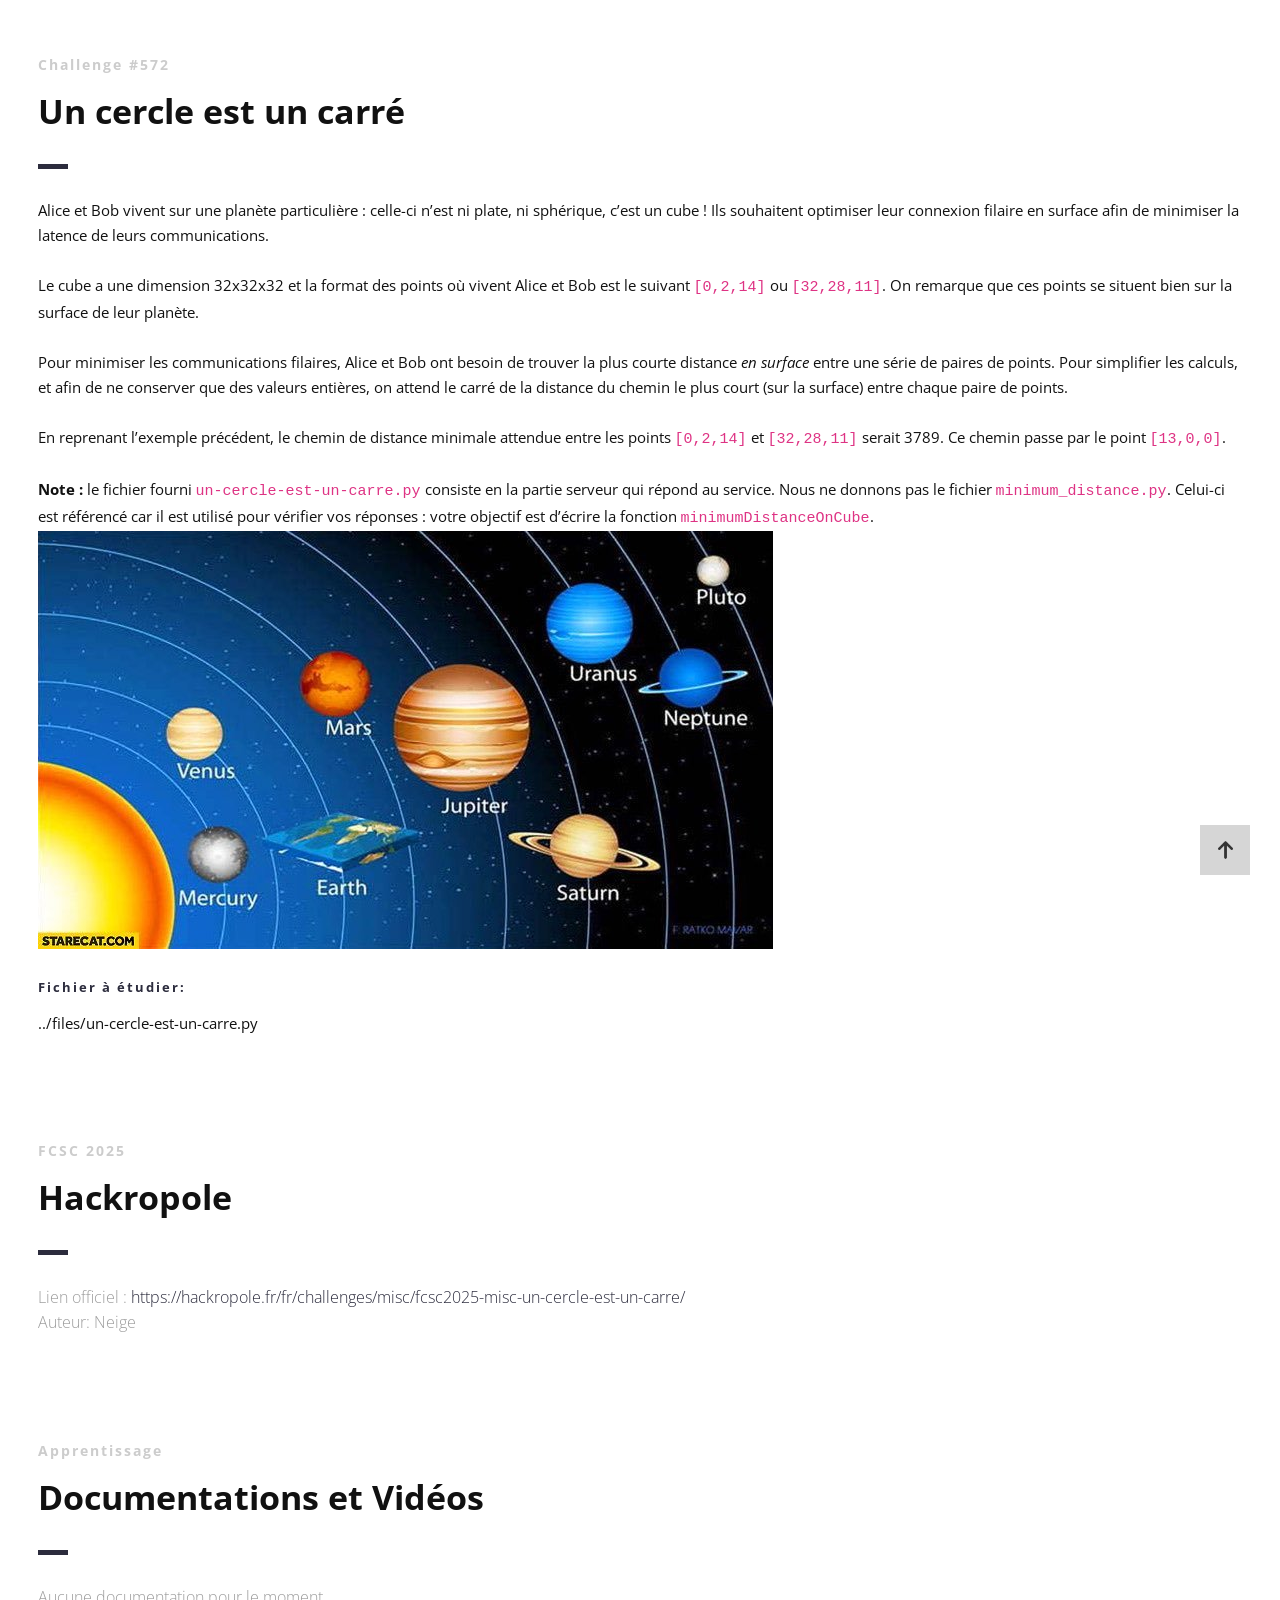
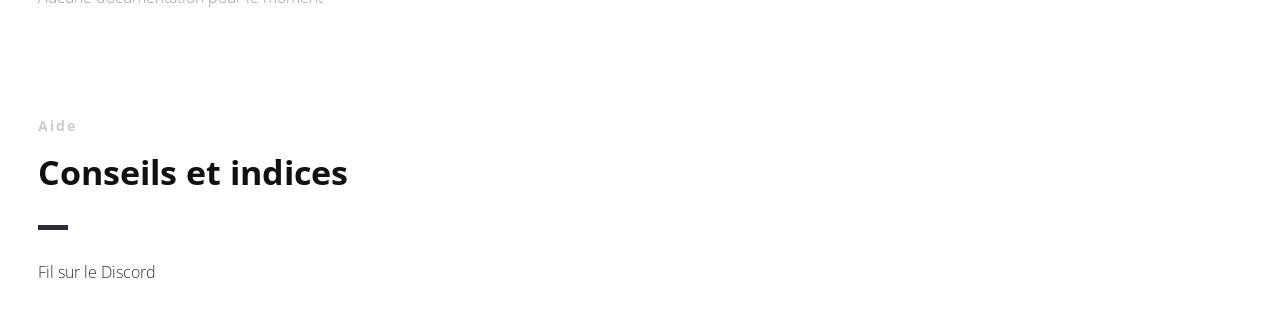
<file: presentation/index.html>
<!DOCTYPE html>
<html>

<head lang="fr">
    <meta charset="UTF-8">
    <!--Page Title-->
    <title>Hack-Oeil - Les CTFs de Cyrhades</title>
    <!--Meta Keywords and Description-->
    <meta name="keywords" content="">
    <meta name="description" content="">
    <meta name="viewport" content="width=device-width, initial-scale=1.0, user-scalable=no" />
    <link rel="shortcut icon" href="./assets/images/favicon.ico" title="Favicon" />
    <link rel="stylesheet" href="./assets/css/style.css">
    <link href='https://fonts.googleapis.com/css?family=Open+Sans:400,300,600,700,800' rel='stylesheet' type='text/css'>
    <script src="./assets/js/highlight.min.js"></script>
    <script>
        document.addEventListener('DOMContentLoaded', () => {
            // Vérifie si la fenêtre est dans une iframe
            if (window.self !== window.top) {
                document.querySelectorAll('a').forEach((link) => {
                    link.addEventListener('click', (event) => {
                        const a = event.target.closest('a[href^="http"]');
                        if (a) {
                            event.preventDefault();
                            window.parent.postMessage({
                                type: "open-external",
                                url: a.href
                            }, "*");
                        }
                    });
                });
            }
            // Active la coloration syntaxique :
            if (window.hljs) {
                hljs.highlightAll();
            } else {
                console.error("Highlight.js non chargé !");
            }
        });
    </script>
</head>

<body>

    <div id="wrapper">
        <!--Main Content Area-->
        <main id="content">
            <!--Ctf-->
            <section class="ctf scrollto">
                <article class="row clearfix">
                    <div class="col-1">
                        <div class="section-heading">
                            <h3>Challenge #572</h3>
                            <h2 class="section-title">Un cercle est un carré</h2>
                            <p>
Alice et Bob vivent sur une planète particulière : celle-ci n’est ni plate, ni sphérique, c’est un cube ! Ils souhaitent optimiser leur connexion filaire en surface afin de minimiser la latence de leurs communications.
<br /><br />
Le cube a une dimension 32x32x32 et la format des points où vivent Alice et Bob est le suivant <code>[0,2,14]</code> ou <code>[32,28,11]</code>. On remarque que ces points se situent bien sur la surface de leur planète.
<br /><br />
Pour minimiser les communications filaires, Alice et Bob ont besoin de trouver la plus courte distance <em>en surface</em> entre une série de paires de points. Pour simplifier les calculs, et afin de ne conserver que des valeurs entières, on attend le carré de la distance du chemin le plus court (sur la surface) entre chaque paire de points.
<br /><br />
En reprenant l’exemple précédent, le chemin de distance minimale attendue entre les points <code>[0,2,14]</code> et <code>[32,28,11]</code> serait 3789. Ce chemin passe par le point <code>[13,0,0]</code>.
<br /><br />
<strong>Note :</strong> le fichier fourni <code>un-cercle-est-un-carre.py</code> consiste en la partie serveur qui répond au service. Nous ne donnons pas le fichier <code>minimum_distance.py</code>. Celui-ci est référencé car il est utilisé pour vérifier vos réponses : votre objectif est d’écrire la fonction <code>minimumDistanceOnCube</code>.
<br /><img src="./assets/images/un-cercle-est-un-carre.jpg">
                            </p>
                            <h4>Fichier à étudier:</h4>
                            <p>../files/un-cercle-est-un-carre.py</p>
                        </div>
                    </div>
                </article>

                <article class="row clearfix">
                    <div class="col-1">
                        <div class="section-heading">
                            <h3>FCSC 2025</h3>
                            <h2 class="section-title">Hackropole</h2>
                            <p class="section-subtitle">
                                Lien officiel :
                                <a target="_blank" href="https://hackropole.fr/fr/challenges/misc/fcsc2025-misc-un-cercle-est-un-carre/">https://hackropole.fr/fr/challenges/misc/fcsc2025-misc-un-cercle-est-un-carre/</a>
                                <br />
                                Auteur: Neige
                            </p>
                        </div>
                    </div>
                </article>

                <article class="row clearfix">
                    <div class="col-1">
                        <div class="section-heading">
                            <h3>Apprentissage</h3>
                            <h2 class="section-title">Documentations et Vidéos</h2>
                            <p class="section-subtitle">
                                Aucune documentation pour le moment
                            </p>
                        </div>
                    </div>
                </article>

                <article class="row clearfix">
                    <div class="col-1">
                        <div class="section-heading">
                            <h3>Aide</h3>
                            <h2 class="section-title">Conseils et indices</h2>
                            <p class="section-subtitle">
                                <a target="_blank"
                                    href="https://discord.com/channels/1175764392307077120/1175764601716092948">Fil sur
                                    le Discord</a>
                            </p>
                        </div>
                    </div>
                </article>
            </section>
            <!--End of Ctf-->
        </main>
        <!--End Main Content Area-->

        <a id="scrollUp" href="#wrapper" style="position: fixed; z-index: 1000;"
            aria-label="Remonter en haut de la page" title="Remonter en tête de site"></a>
    </div>
</body>

</html>
</file>
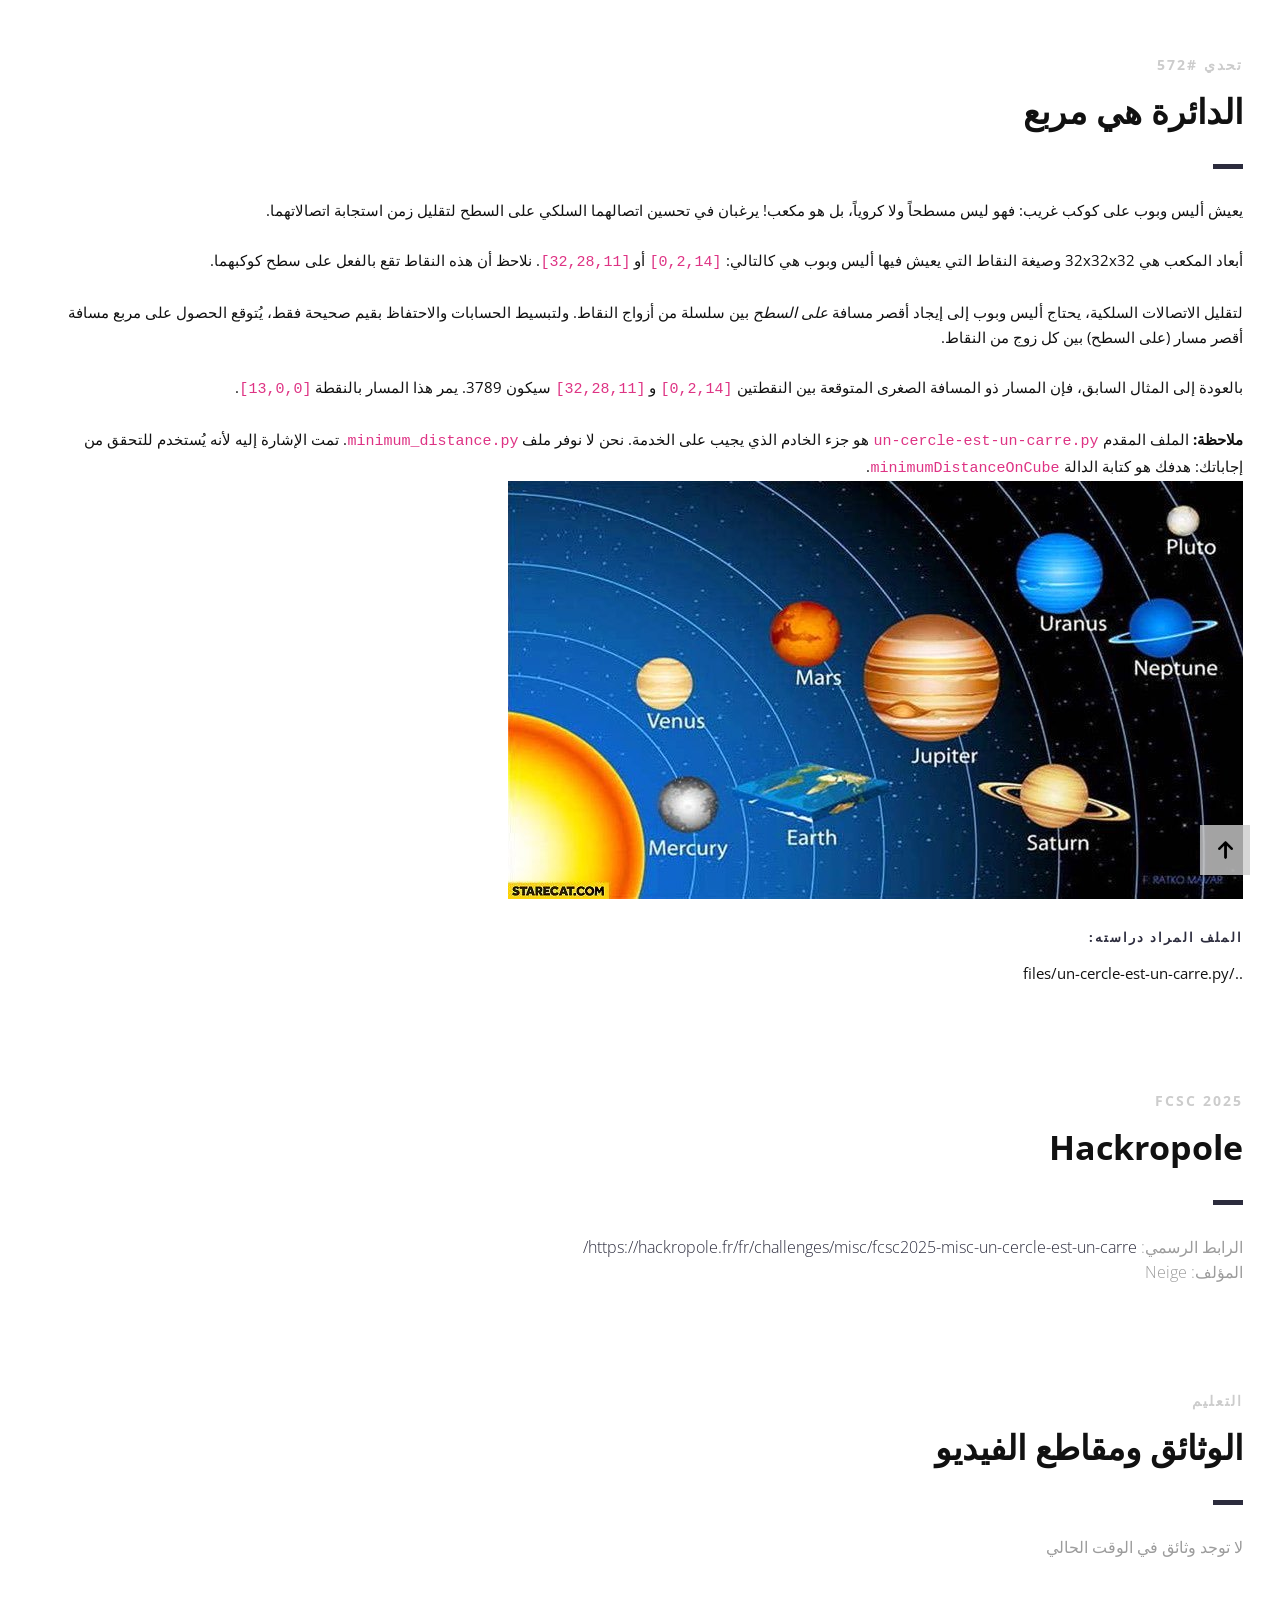
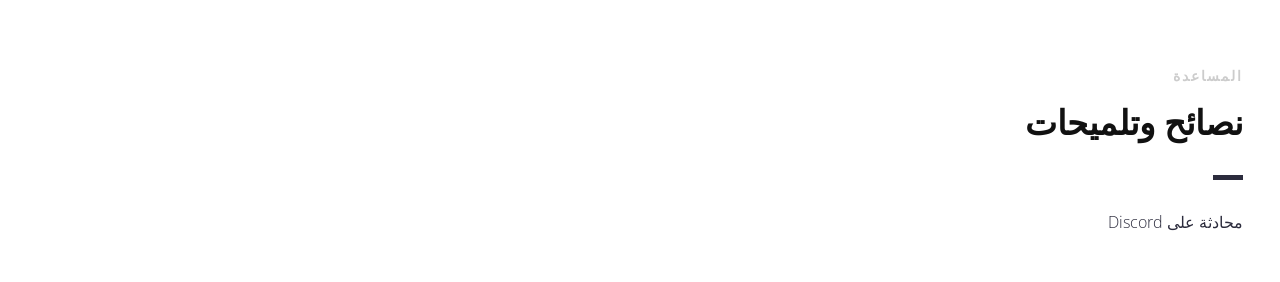
<file: presentation/index_ar.html>
<!DOCTYPE html>
<html lang="ar" dir="rtl">

<head lang="ar">
    <meta charset="UTF-8">
    <!--Page Title-->
    <title>Hack-Oeil - تحديات CTF لـ Cyrhades</title>
    <!--Meta Keywords and Description-->
    <meta name="keywords" content="">
    <meta name="description" content="">
    <meta name="viewport" content="width=device-width, initial-scale=1.0, user-scalable=no" />
    <link rel="shortcut icon" href="./assets/images/favicon.ico" title="Favicon" />
    <link rel="stylesheet" href="./assets/css/style.css">
    <link href='https://fonts.googleapis.com/css?family=Open+Sans:400,300,600,700,800' rel='stylesheet' type='text/css'>
    <script src="./assets/js/highlight.min.js"></script>
    <script>
        document.addEventListener('DOMContentLoaded', () => {
            // Vérifie si la fenêtre est dans une iframe
            if (window.self !== window.top) {
                document.querySelectorAll('a').forEach((link) => {
                    link.addEventListener('click', (event) => {
                        const a = event.target.closest('a[href^="http"]');
                        if (a) {
                            event.preventDefault();
                            window.parent.postMessage({
                                type: "open-external",
                                url: a.href
                            }, "*");
                        }
                    });
                });
            }
            // Active la coloration syntaxique :
            if (window.hljs) {
                hljs.highlightAll();
            } else {
                console.error("Highlight.js non chargé !");
            }
        });
    </script>
</head>

<body>

    <div id="wrapper">
        <!--Main Content Area-->
        <main id="content">
            <!--Ctf-->
            <section class="ctf scrollto">
                <article class="row clearfix">
                    <div class="col-1">
                        <div class="section-heading">
                            <h3>تحدي #572</h3>
                            <h2 class="section-title">الدائرة هي مربع</h2>
                            <p>
يعيش أليس وبوب على كوكب غريب: فهو ليس مسطحاً ولا كروياً، بل هو مكعب! يرغبان في تحسين اتصالهما السلكي على السطح لتقليل زمن استجابة اتصالاتهما.
<br /><br />
أبعاد المكعب هي 32x32x32 وصيغة النقاط التي يعيش فيها أليس وبوب هي كالتالي: <code>[0,2,14]</code> أو <code>[32,28,11]</code>. نلاحظ أن هذه النقاط تقع بالفعل على سطح كوكبهما.
<br /><br />
لتقليل الاتصالات السلكية، يحتاج أليس وبوب إلى إيجاد أقصر مسافة <em>على السطح</em> بين سلسلة من أزواج النقاط. ولتبسيط الحسابات والاحتفاظ بقيم صحيحة فقط، يُتوقع الحصول على مربع مسافة أقصر مسار (على السطح) بين كل زوج من النقاط.
<br /><br />
بالعودة إلى المثال السابق، فإن المسار ذو المسافة الصغرى المتوقعة بين النقطتين <code>[0,2,14]</code> و <code>[32,28,11]</code> سيكون 3789. يمر هذا المسار بالنقطة <code>[13,0,0]</code>.
<br /><br />
<strong>ملاحظة:</strong> الملف المقدم <code>un-cercle-est-un-carre.py</code> هو جزء الخادم الذي يجيب على الخدمة. نحن لا نوفر ملف <code>minimum_distance.py</code>. تمت الإشارة إليه لأنه يُستخدم للتحقق من إجاباتك: هدفك هو كتابة الدالة <code>minimumDistanceOnCube</code>.
<br /><img src="./assets/images/un-cercle-est-un-carre.jpg">
                            </p>
                            <h4>الملف المراد دراسته:</h4>
                            <p>../files/un-cercle-est-un-carre.py</p>
                        </div>
                    </div>
                </article>

                <article class="row clearfix">
                    <div class="col-1">
                        <div class="section-heading">
                            <h3>FCSC 2025</h3>
                            <h2 class="section-title">Hackropole</h2>
                            <p class="section-subtitle">
                                الرابط الرسمي:
                                <a target="_blank" href="https://hackropole.fr/fr/challenges/misc/fcsc2025-misc-un-cercle-est-un-carre/">https://hackropole.fr/fr/challenges/misc/fcsc2025-misc-un-cercle-est-un-carre/</a>
                                <br />
                                المؤلف: Neige
                            </p>
                        </div>
                    </div>
                </article>

                <article class="row clearfix">
                    <div class="col-1">
                        <div class="section-heading">
                            <h3>التعليم</h3>
                            <h2 class="section-title">الوثائق ومقاطع الفيديو</h2>
                            <p class="section-subtitle">
                                لا توجد وثائق في الوقت الحالي
                            </p>
                        </div>
                    </div>
                </article>

                <article class="row clearfix">
                    <div class="col-1">
                        <div class="section-heading">
                            <h3>المساعدة</h3>
                            <h2 class="section-title">نصائح وتلميحات</h2>
                            <p class="section-subtitle">
                                <a target="_blank"
                                    href="https://discord.com/channels/1175764392307077120/1175764601716092948">محادثة على Discord</a>
                            </p>
                        </div>
                    </div>
                </article>
            </section>
            <!--End of Ctf-->
        </main>
        <!--End Main Content Area-->

        <a id="scrollUp" href="#wrapper" style="position: fixed; z-index: 1000;"
            aria-label="الرجوع إلى أعلى الصفحة" title="العودة إلى أعلى الموقع"></a>
    </div>
</body>

</html>
</file>
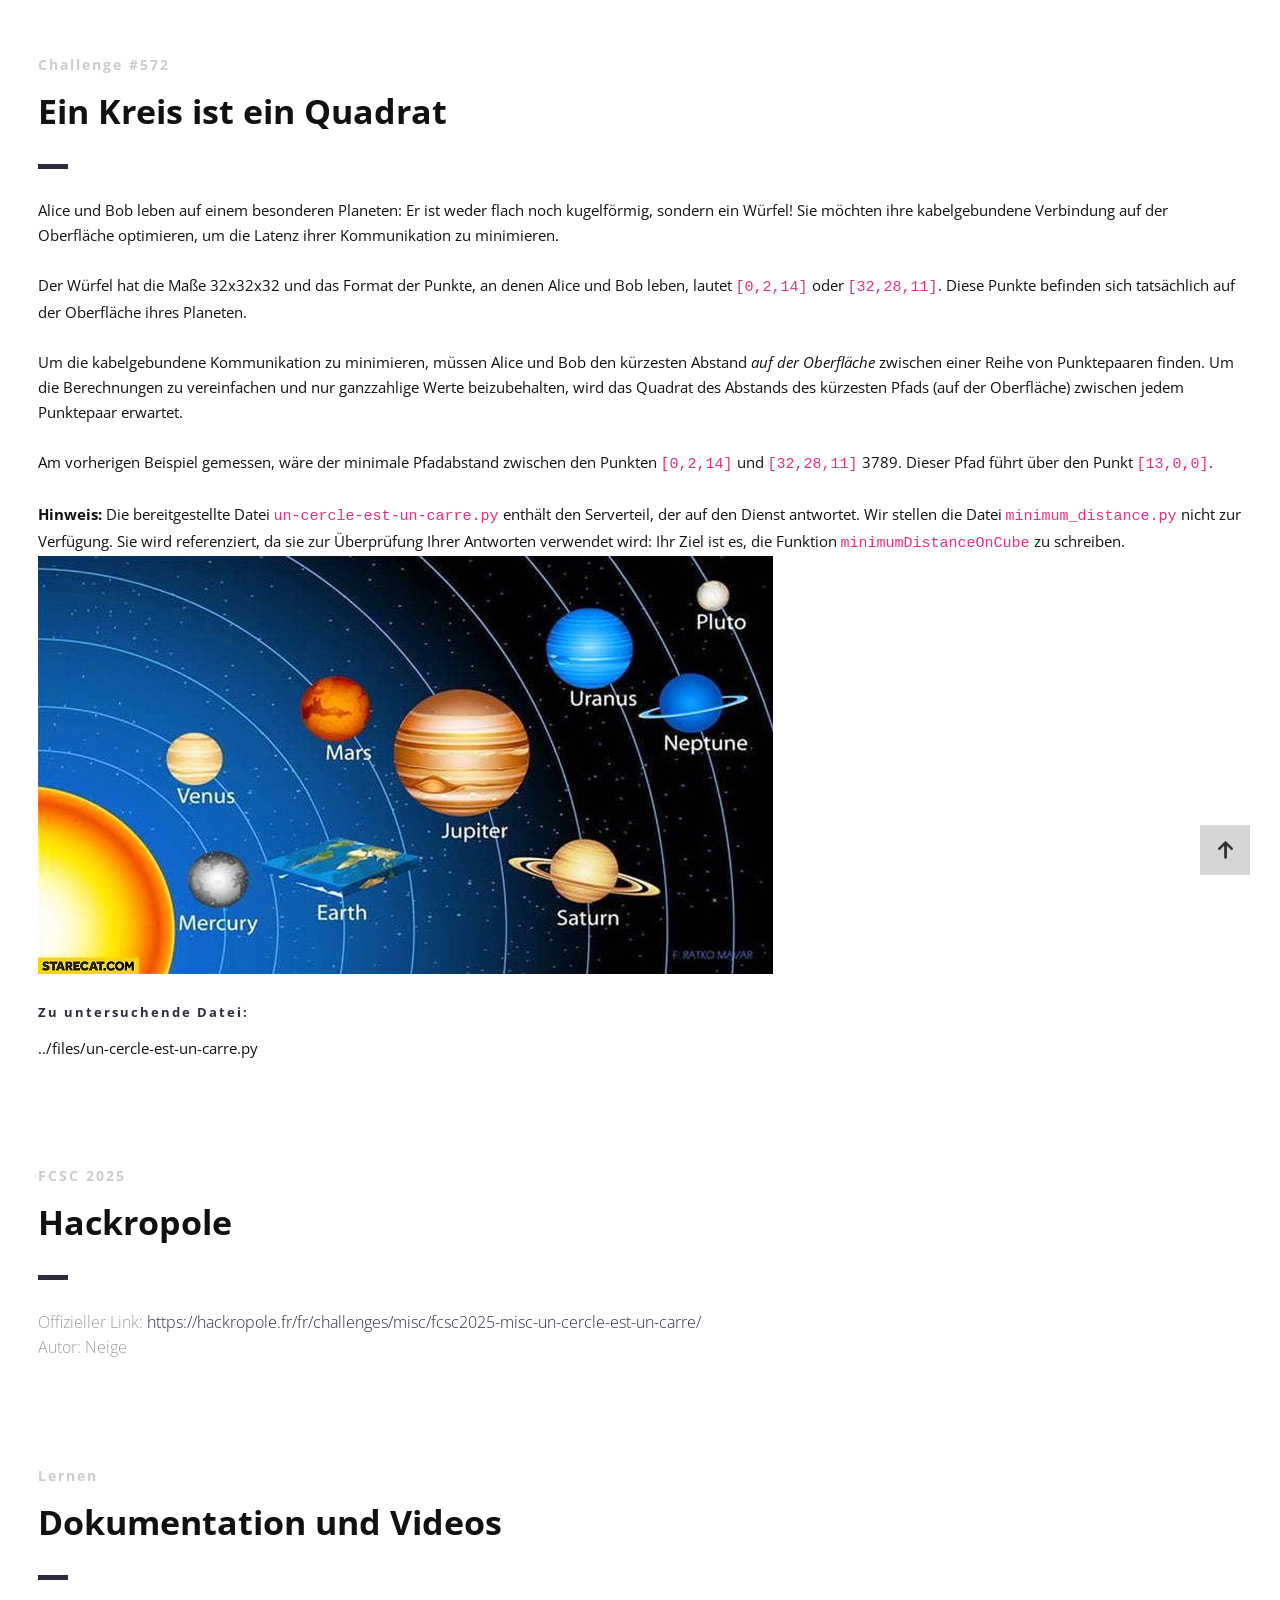
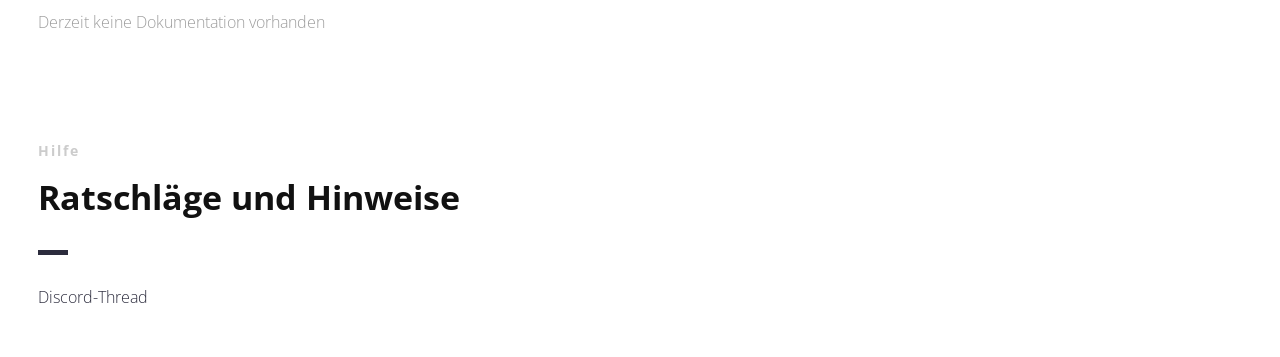
<file: presentation/index_de.html>
<!DOCTYPE html>
<html lang="de">

<head lang="de">
    <meta charset="UTF-8">
    <!--Page Title-->
    <title>Hack-Oeil - Cyrhades' CTFs</title>
    <!--Meta Keywords and Description-->
    <meta name="keywords" content="">
    <meta name="description" content="">
    <meta name="viewport" content="width=device-width, initial-scale=1.0, user-scalable=no" />
    <link rel="shortcut icon" href="./assets/images/favicon.ico" title="Favicon" />
    <link rel="stylesheet" href="./assets/css/style.css">
    <link href='https://fonts.googleapis.com/css?family=Open+Sans:400,300,600,700,800' rel='stylesheet' type='text/css'>
    <script src="./assets/js/highlight.min.js"></script>
    <script>
        document.addEventListener('DOMContentLoaded', () => {
            // Vérifie si la fenêtre est dans une iframe
            if (window.self !== window.top) {
                document.querySelectorAll('a').forEach((link) => {
                    link.addEventListener('click', (event) => {
                        const a = event.target.closest('a[href^="http"]');
                        if (a) {
                            event.preventDefault();
                            window.parent.postMessage({
                                type: "open-external",
                                url: a.href
                            }, "*");
                        }
                    });
                });
            }
            // Active la coloration syntaxique :
            if (window.hljs) {
                hljs.highlightAll();
            } else {
                console.error("Highlight.js non chargé !");
            }
        });
    </script>
</head>

<body>

    <div id="wrapper">
        <!--Main Content Area-->
        <main id="content">
            <!--Ctf-->
            <section class="ctf scrollto">
                <article class="row clearfix">
                    <div class="col-1">
                        <div class="section-heading">
                            <h3>Challenge #572</h3>
                            <h2 class="section-title">Ein Kreis ist ein Quadrat</h2>
                            <p>
Alice und Bob leben auf einem besonderen Planeten: Er ist weder flach noch kugelförmig, sondern ein Würfel! Sie möchten ihre kabelgebundene Verbindung auf der Oberfläche optimieren, um die Latenz ihrer Kommunikation zu minimieren.
<br /><br />
Der Würfel hat die Maße 32x32x32 und das Format der Punkte, an denen Alice und Bob leben, lautet <code>[0,2,14]</code> oder <code>[32,28,11]</code>. Diese Punkte befinden sich tatsächlich auf der Oberfläche ihres Planeten.
<br /><br />
Um die kabelgebundene Kommunikation zu minimieren, müssen Alice und Bob den kürzesten Abstand <em>auf der Oberfläche</em> zwischen einer Reihe von Punktepaaren finden. Um die Berechnungen zu vereinfachen und nur ganzzahlige Werte beizubehalten, wird das Quadrat des Abstands des kürzesten Pfads (auf der Oberfläche) zwischen jedem Punktepaar erwartet.
<br /><br />
Am vorherigen Beispiel gemessen, wäre der minimale Pfadabstand zwischen den Punkten <code>[0,2,14]</code> und <code>[32,28,11]</code> 3789. Dieser Pfad führt über den Punkt <code>[13,0,0]</code>.
<br /><br />
<strong>Hinweis:</strong> Die bereitgestellte Datei <code>un-cercle-est-un-carre.py</code> enthält den Serverteil, der auf den Dienst antwortet. Wir stellen die Datei <code>minimum_distance.py</code> nicht zur Verfügung. Sie wird referenziert, da sie zur Überprüfung Ihrer Antworten verwendet wird: Ihr Ziel ist es, die Funktion <code>minimumDistanceOnCube</code> zu schreiben.
<br /><img src="./assets/images/un-cercle-est-un-carre.jpg">
                            </p>
                            <h4>Zu untersuchende Datei:</h4>
                            <p>../files/un-cercle-est-un-carre.py</p>
                        </div>
                    </div>
                </article>

                <article class="row clearfix">
                    <div class="col-1">
                        <div class="section-heading">
                            <h3>FCSC 2025</h3>
                            <h2 class="section-title">Hackropole</h2>
                            <p class="section-subtitle">
                                Offizieller Link:
                                <a target="_blank" href="https://hackropole.fr/fr/challenges/misc/fcsc2025-misc-un-cercle-est-un-carre/">https://hackropole.fr/fr/challenges/misc/fcsc2025-misc-un-cercle-est-un-carre/</a>
                                <br />
                                Autor: Neige
                            </p>
                        </div>
                    </div>
                </article>

                <article class="row clearfix">
                    <div class="col-1">
                        <div class="section-heading">
                            <h3>Lernen</h3>
                            <h2 class="section-title">Dokumentation und Videos</h2>
                            <p class="section-subtitle">
                                Derzeit keine Dokumentation vorhanden
                            </p>
                        </div>
                    </div>
                </article>

                <article class="row clearfix">
                    <div class="col-1">
                        <div class="section-heading">
                            <h3>Hilfe</h3>
                            <h2 class="section-title">Ratschläge und Hinweise</h2>
                            <p class="section-subtitle">
                                <a target="_blank"
                                    href="https://discord.com/channels/1175764392307077120/1175764601716092948">Discord-Thread</a>
                            </p>
                        </div>
                    </div>
                </article>
            </section>
            <!--End of Ctf-->
        </main>
        <!--End Main Content Area-->

        <a id="scrollUp" href="#wrapper" style="position: fixed; z-index: 1000;"
            aria-label="Nach oben scrollen" title="Zurück zum Seitenanfang"></a>
    </div>
</body>

</html>
</file>
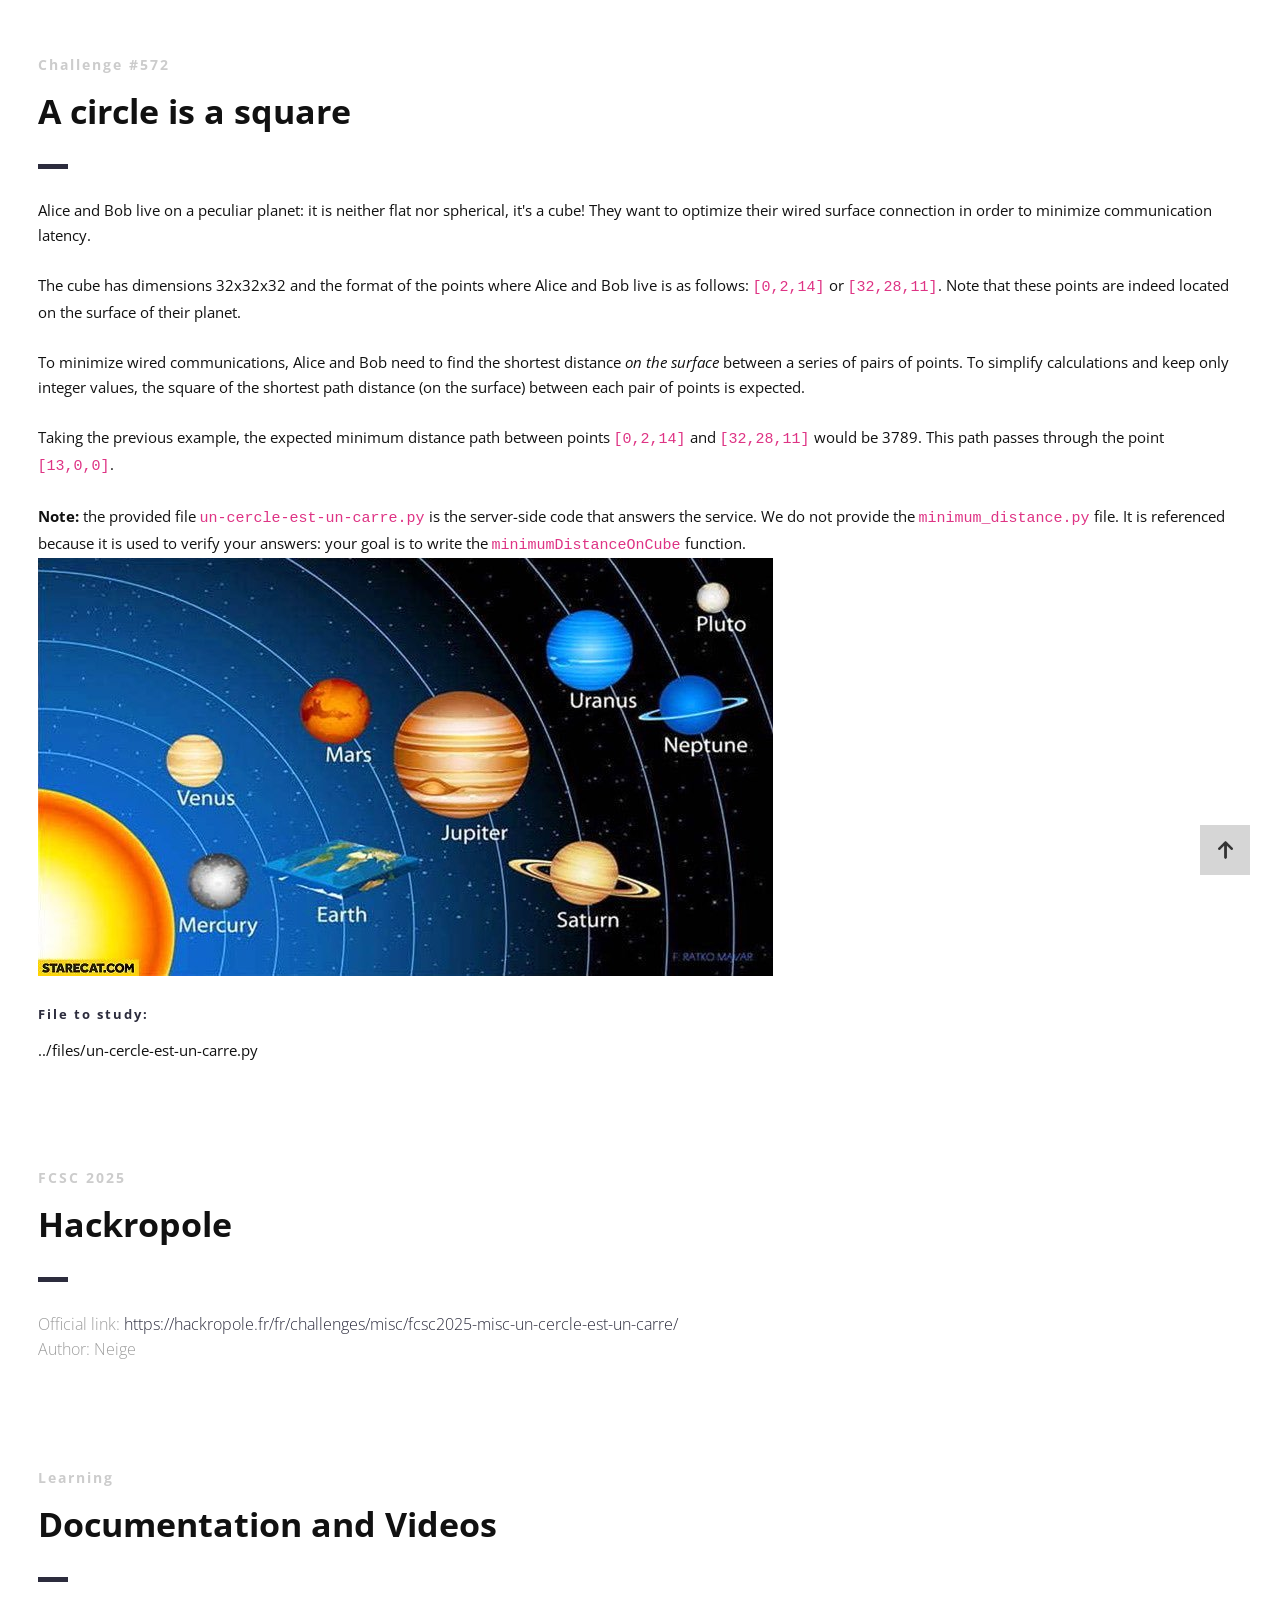
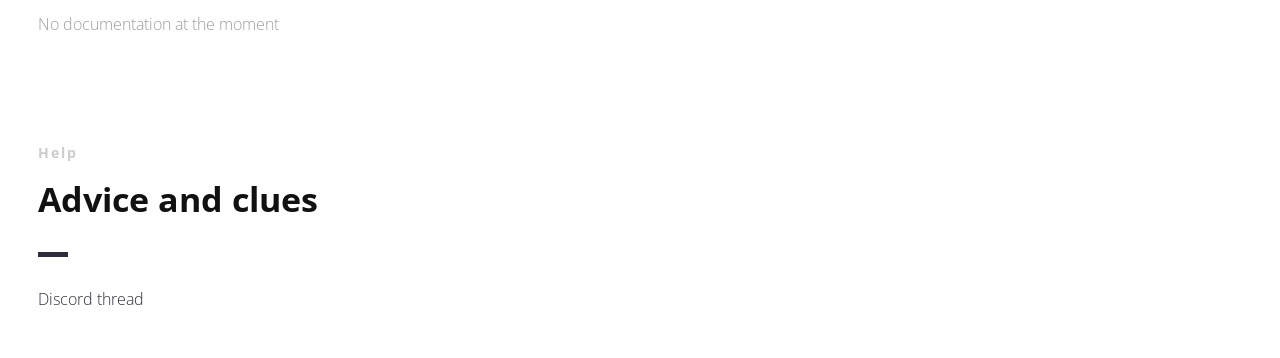
<file: presentation/index_en.html>
<!DOCTYPE html>
<html lang="en">

<head lang="en">
    <meta charset="UTF-8">
    <!--Page Title-->
    <title>Hack-Oeil - Cyrhades CTFs</title>
    <!--Meta Keywords and Description-->
    <meta name="keywords" content="">
    <meta name="description" content="">
    <meta name="viewport" content="width=device-width, initial-scale=1.0, user-scalable=no" />
    <link rel="shortcut icon" href="./assets/images/favicon.ico" title="Favicon" />
    <link rel="stylesheet" href="./assets/css/style.css">
    <link href='https://fonts.googleapis.com/css?family=Open+Sans:400,300,600,700,800' rel='stylesheet' type='text/css'>
    <script src="./assets/js/highlight.min.js"></script>
    <script>
        document.addEventListener('DOMContentLoaded', () => {
            // Vérifie si la fenêtre est dans une iframe
            if (window.self !== window.top) {
                document.querySelectorAll('a').forEach((link) => {
                    link.addEventListener('click', (event) => {
                        const a = event.target.closest('a[href^="http"]');
                        if (a) {
                            event.preventDefault();
                            window.parent.postMessage({
                                type: "open-external",
                                url: a.href
                            }, "*");
                        }
                    });
                });
            }
            // Active la coloration syntaxique :
            if (window.hljs) {
                hljs.highlightAll();
            } else {
                console.error("Highlight.js non chargé !");
            }
        });
    </script>
</head>

<body>

    <div id="wrapper">
        <!--Main Content Area-->
        <main id="content">
            <!--Ctf-->
            <section class="ctf scrollto">
                <article class="row clearfix">
                    <div class="col-1">
                        <div class="section-heading">
                            <h3>Challenge #572</h3>
                            <h2 class="section-title">A circle is a square</h2>
                            <p>
Alice and Bob live on a peculiar planet: it is neither flat nor spherical, it's a cube! They want to optimize their wired surface connection in order to minimize communication latency.
<br /><br />
The cube has dimensions 32x32x32 and the format of the points where Alice and Bob live is as follows: <code>[0,2,14]</code> or <code>[32,28,11]</code>. Note that these points are indeed located on the surface of their planet.
<br /><br />
To minimize wired communications, Alice and Bob need to find the shortest distance <em>on the surface</em> between a series of pairs of points. To simplify calculations and keep only integer values, the square of the shortest path distance (on the surface) between each pair of points is expected.
<br /><br />
Taking the previous example, the expected minimum distance path between points <code>[0,2,14]</code> and <code>[32,28,11]</code> would be 3789. This path passes through the point <code>[13,0,0]</code>.
<br /><br />
<strong>Note:</strong> the provided file <code>un-cercle-est-un-carre.py</code> is the server-side code that answers the service. We do not provide the <code>minimum_distance.py</code> file. It is referenced because it is used to verify your answers: your goal is to write the <code>minimumDistanceOnCube</code> function.
<br /><img src="./assets/images/un-cercle-est-un-carre.jpg">
                            </p>
                            <h4>File to study:</h4>
                            <p>../files/un-cercle-est-un-carre.py</p>
                        </div>
                    </div>
                </article>

                <article class="row clearfix">
                    <div class="col-1">
                        <div class="section-heading">
                            <h3>FCSC 2025</h3>
                            <h2 class="section-title">Hackropole</h2>
                            <p class="section-subtitle">
                                Official link:
                                <a target="_blank" href="https://hackropole.fr/fr/challenges/misc/fcsc2025-misc-un-cercle-est-un-carre/">https://hackropole.fr/fr/challenges/misc/fcsc2025-misc-un-cercle-est-un-carre/</a>
                                <br />
                                Author: Neige
                            </p>
                        </div>
                    </div>
                </article>

                <article class="row clearfix">
                    <div class="col-1">
                        <div class="section-heading">
                            <h3>Learning</h3>
                            <h2 class="section-title">Documentation and Videos</h2>
                            <p class="section-subtitle">
                                No documentation at the moment
                            </p>
                        </div>
                    </div>
                </article>

                <article class="row clearfix">
                    <div class="col-1">
                        <div class="section-heading">
                            <h3>Help</h3>
                            <h2 class="section-title">Advice and clues</h2>
                            <p class="section-subtitle">
                                <a target="_blank"
                                    href="https://discord.com/channels/1175764392307077120/1175764601716092948">Discord thread</a>
                            </p>
                        </div>
                    </div>
                </article>
            </section>
            <!--End of Ctf-->
        </main>
        <!--End Main Content Area-->

        <a id="scrollUp" href="#wrapper" style="position: fixed; z-index: 1000;"
            aria-label="Scroll to top of page" title="Scroll to top"></a>
    </div>
</body>

</html>
</file>
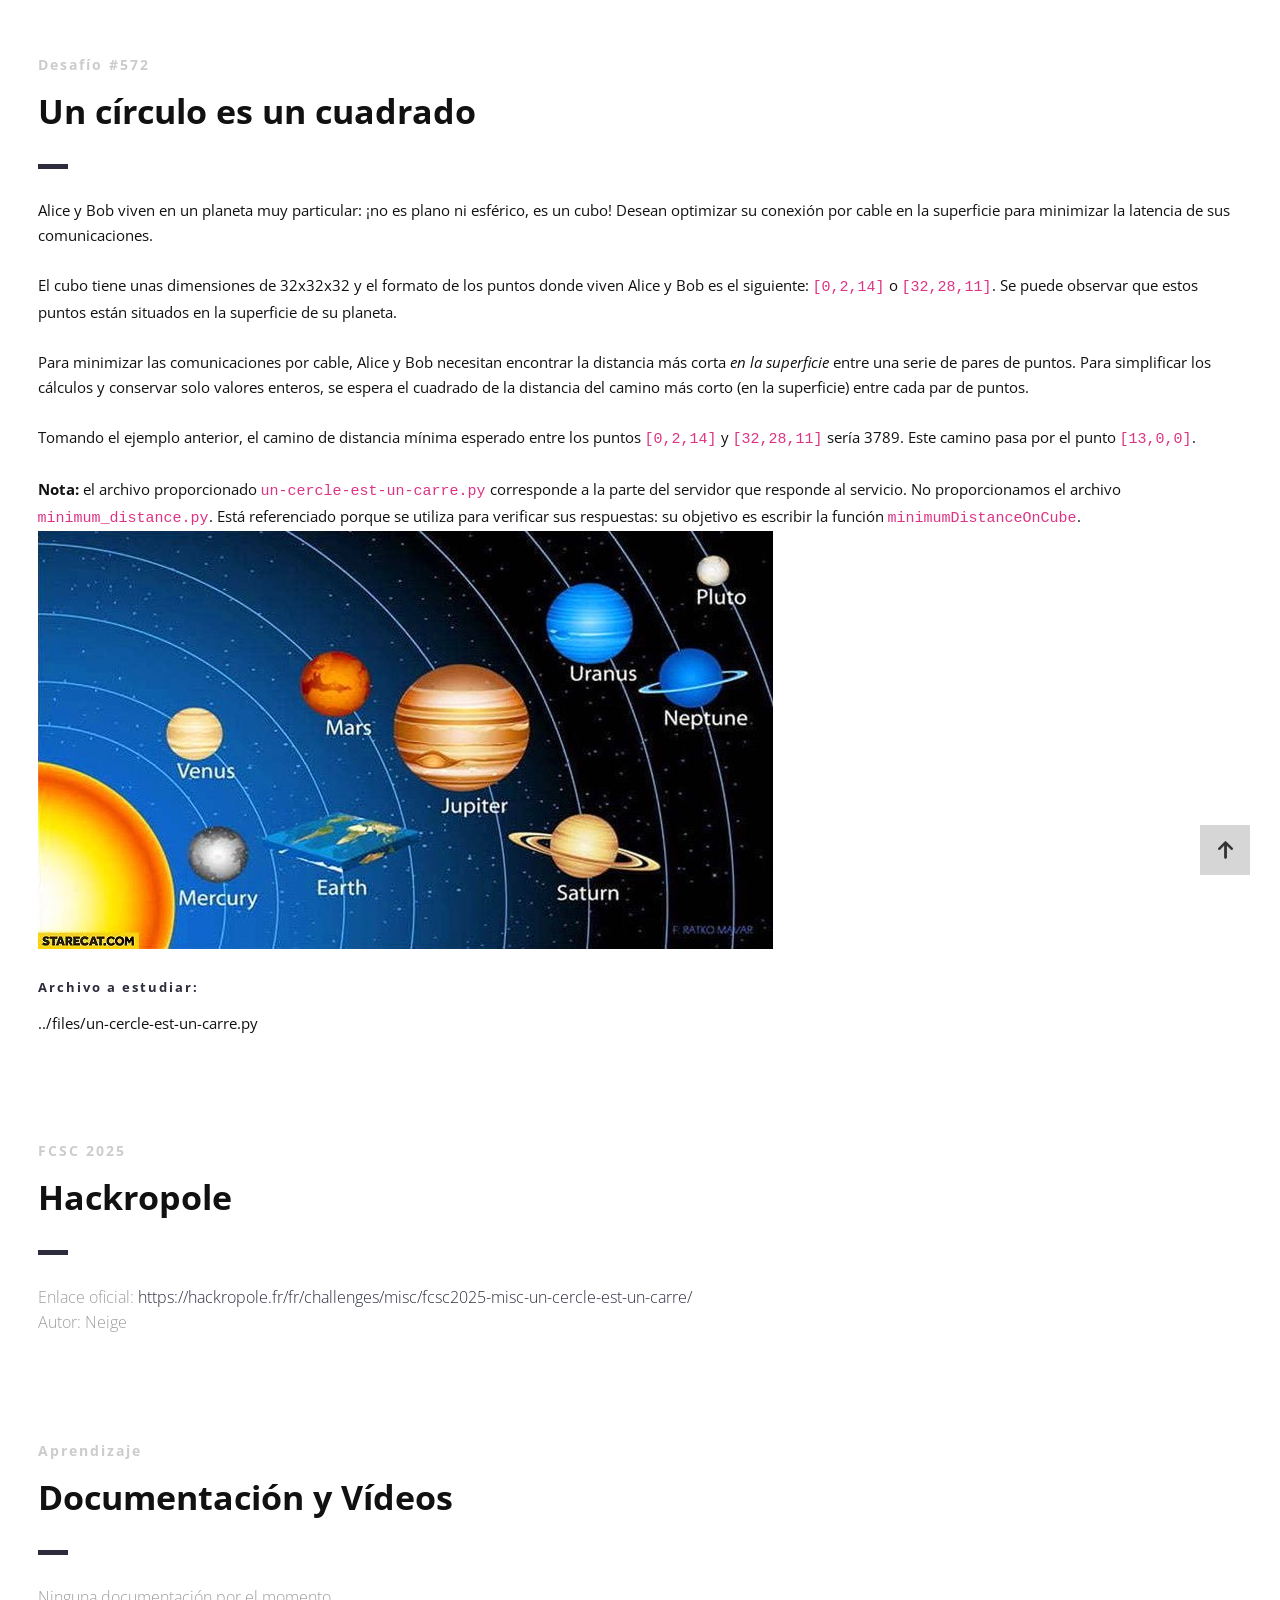
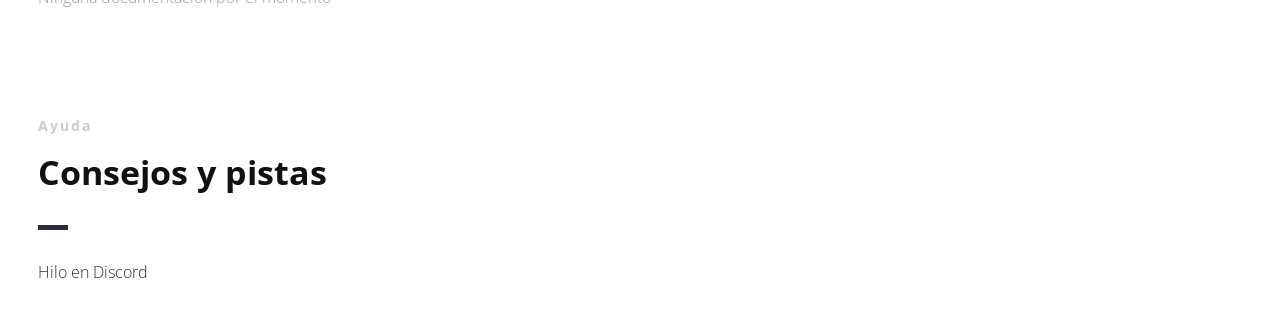
<file: presentation/index_es.html>
<!DOCTYPE html>
<html lang="es">

<head lang="es">
    <meta charset="UTF-8">
    <!--Page Title-->
    <title>Hack-Oeil - Los CTFs de Cyrhades</title>
    <!--Meta Keywords and Description-->
    <meta name="keywords" content="">
    <meta name="description" content="">
    <meta name="viewport" content="width=device-width, initial-scale=1.0, user-scalable=no" />
    <link rel="shortcut icon" href="./assets/images/favicon.ico" title="Favicon" />
    <link rel="stylesheet" href="./assets/css/style.css">
    <link href='https://fonts.googleapis.com/css?family=Open+Sans:400,300,600,700,800' rel='stylesheet' type='text/css'>
    <script src="./assets/js/highlight.min.js"></script>
    <script>
        document.addEventListener('DOMContentLoaded', () => {
            // Vérifie si la fenêtre est dans une iframe
            if (window.self !== window.top) {
                document.querySelectorAll('a').forEach((link) => {
                    link.addEventListener('click', (event) => {
                        const a = event.target.closest('a[href^="http"]');
                        if (a) {
                            event.preventDefault();
                            window.parent.postMessage({
                                type: "open-external",
                                url: a.href
                            }, "*");
                        }
                    });
                });
            }
            // Active la coloration syntaxique :
            if (window.hljs) {
                hljs.highlightAll();
            } else {
                console.error("Highlight.js non chargé !");
            }
        });
    </script>
</head>

<body>

    <div id="wrapper">
        <!--Main Content Area-->
        <main id="content">
            <!--Ctf-->
            <section class="ctf scrollto">
                <article class="row clearfix">
                    <div class="col-1">
                        <div class="section-heading">
                            <h3>Desafío #572</h3>
                            <h2 class="section-title">Un círculo es un cuadrado</h2>
                            <p>
Alice y Bob viven en un planeta muy particular: ¡no es plano ni esférico, es un cubo! Desean optimizar su conexión por cable en la superficie para minimizar la latencia de sus comunicaciones.
<br /><br />
El cubo tiene unas dimensiones de 32x32x32 y el formato de los puntos donde viven Alice y Bob es el siguiente: <code>[0,2,14]</code> o <code>[32,28,11]</code>. Se puede observar que estos puntos están situados en la superficie de su planeta.
<br /><br />
Para minimizar las comunicaciones por cable, Alice y Bob necesitan encontrar la distancia más corta <em>en la superficie</em> entre una serie de pares de puntos. Para simplificar los cálculos y conservar solo valores enteros, se espera el cuadrado de la distancia del camino más corto (en la superficie) entre cada par de puntos.
<br /><br />
Tomando el ejemplo anterior, el camino de distancia mínima esperado entre los puntos <code>[0,2,14]</code> y <code>[32,28,11]</code> sería 3789. Este camino pasa por el punto <code>[13,0,0]</code>.
<br /><br />
<strong>Nota:</strong> el archivo proporcionado <code>un-cercle-est-un-carre.py</code> corresponde a la parte del servidor que responde al servicio. No proporcionamos el archivo <code>minimum_distance.py</code>. Está referenciado porque se utiliza para verificar sus respuestas: su objetivo es escribir la función <code>minimumDistanceOnCube</code>.
<br /><img src="./assets/images/un-cercle-est-un-carre.jpg">
                            </p>
                            <h4>Archivo a estudiar:</h4>
                            <p>../files/un-cercle-est-un-carre.py</p>
                        </div>
                    </div>
                </article>

                <article class="row clearfix">
                    <div class="col-1">
                        <div class="section-heading">
                            <h3>FCSC 2025</h3>
                            <h2 class="section-title">Hackropole</h2>
                            <p class="section-subtitle">
                                Enlace oficial:
                                <a target="_blank" href="https://hackropole.fr/fr/challenges/misc/fcsc2025-misc-un-cercle-est-un-carre/">https://hackropole.fr/fr/challenges/misc/fcsc2025-misc-un-cercle-est-un-carre/</a>
                                <br />
                                Autor: Neige
                            </p>
                        </div>
                    </div>
                </article>

                <article class="row clearfix">
                    <div class="col-1">
                        <div class="section-heading">
                            <h3>Aprendizaje</h3>
                            <h2 class="section-title">Documentación y Vídeos</h2>
                            <p class="section-subtitle">
                                Ninguna documentación por el momento
                            </p>
                        </div>
                    </div>
                </article>

                <article class="row clearfix">
                    <div class="col-1">
                        <div class="section-heading">
                            <h3>Ayuda</h3>
                            <h2 class="section-title">Consejos y pistas</h2>
                            <p class="section-subtitle">
                                <a target="_blank"
                                    href="https://discord.com/channels/1175764392307077120/1175764601716092948">Hilo en Discord</a>
                            </p>
                        </div>
                    </div>
                </article>
            </section>
            <!--End of Ctf-->
        </main>
        <!--End Main Content Area-->

        <a id="scrollUp" href="#wrapper" style="position: fixed; z-index: 1000;"
            aria-label="Volver arriba" title="Ir al inicio de la página"></a>
    </div>
</body>

</html>
</file>
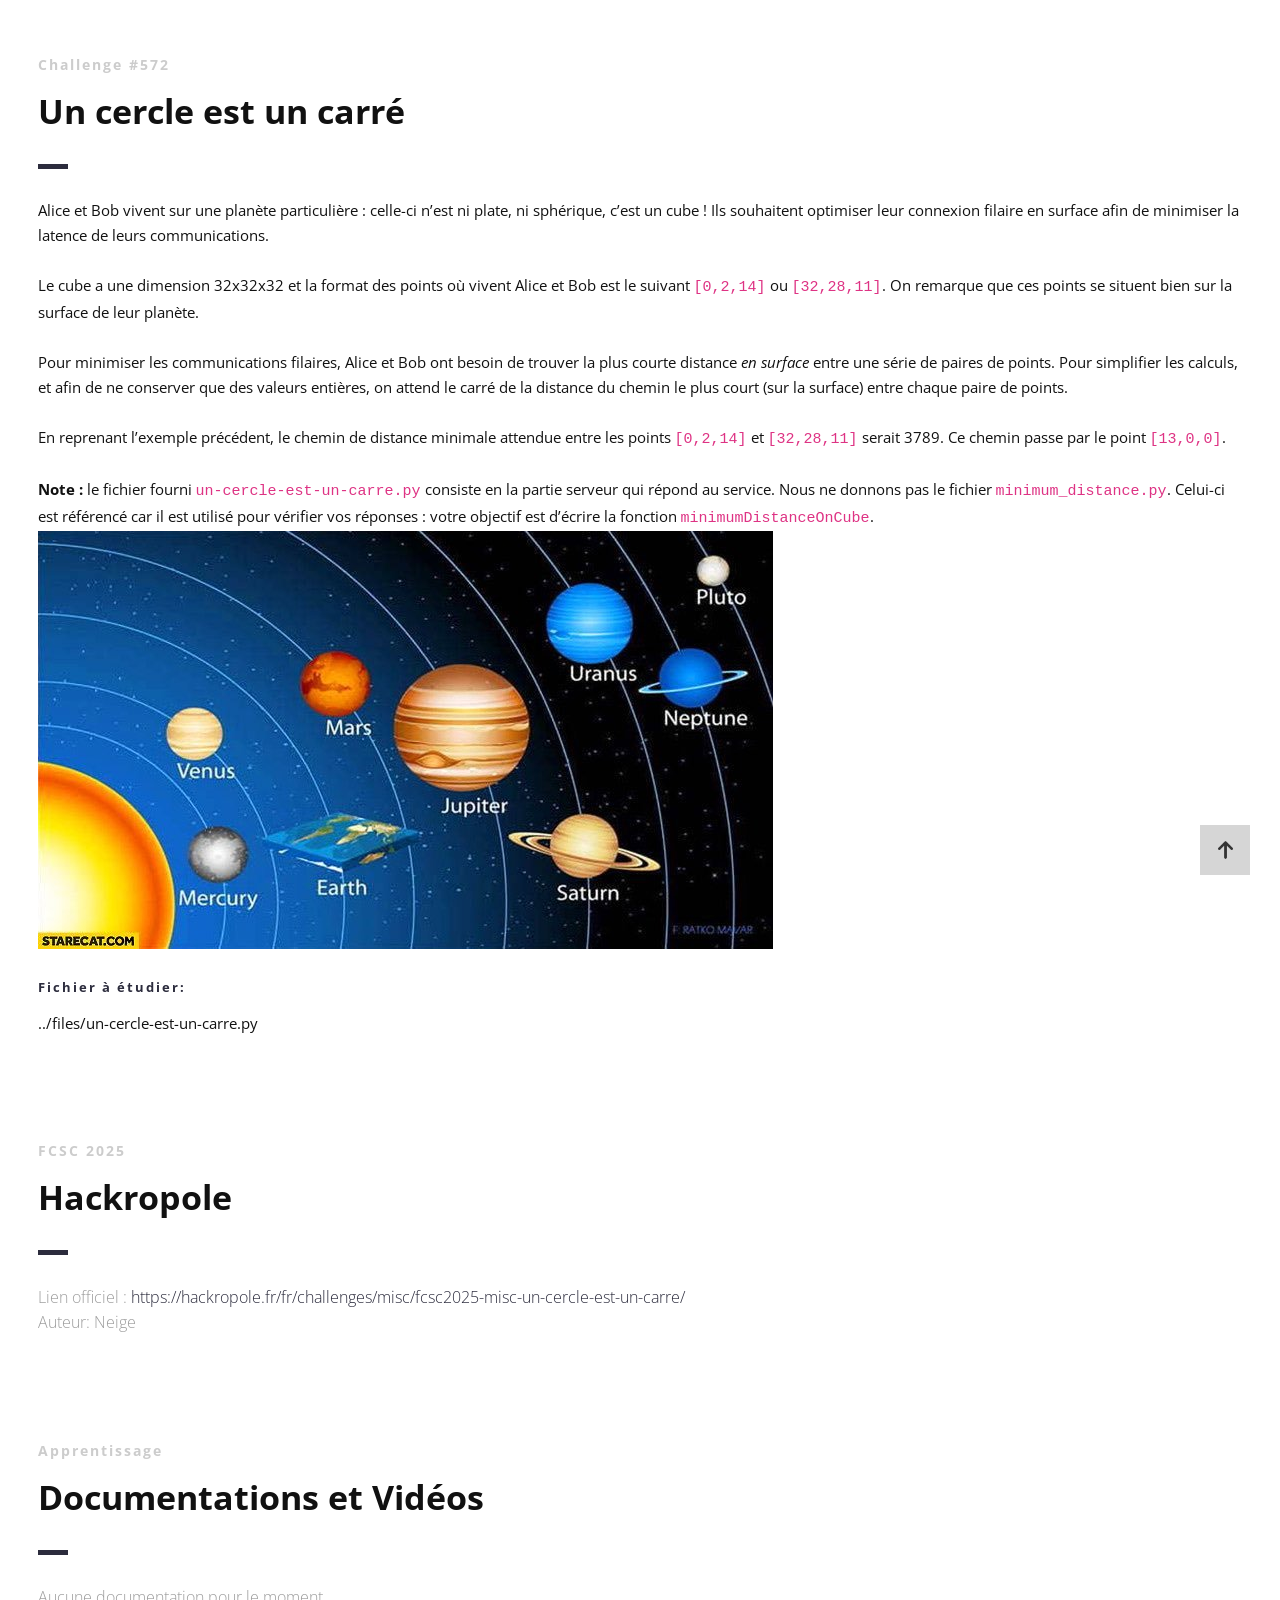
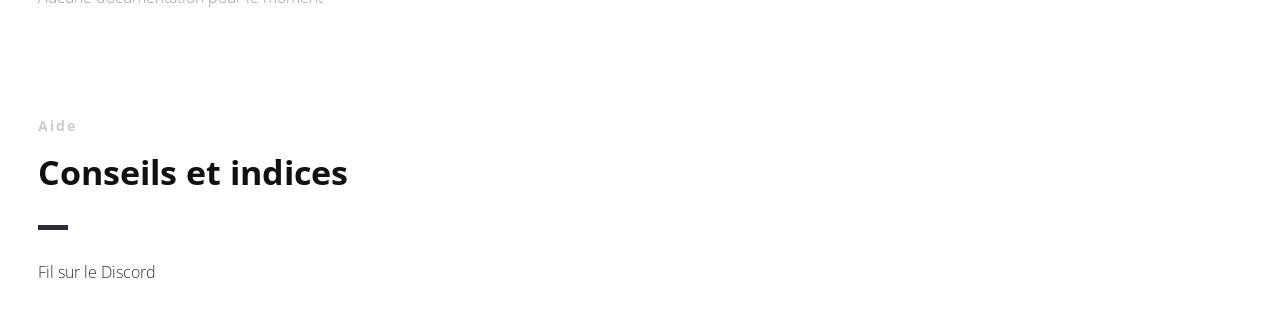
<file: presentation/index_fr.html>
<!DOCTYPE html>
<html lang="fr">

<head lang="fr">
    <meta charset="UTF-8">
    <!--Page Title-->
    <title>Hack-Oeil - Les CTFs de Cyrhades</title>
    <!--Meta Keywords and Description-->
    <meta name="keywords" content="">
    <meta name="description" content="">
    <meta name="viewport" content="width=device-width, initial-scale=1.0, user-scalable=no" />
    <link rel="shortcut icon" href="./assets/images/favicon.ico" title="Favicon" />
    <link rel="stylesheet" href="./assets/css/style.css">
    <link href='https://fonts.googleapis.com/css?family=Open+Sans:400,300,600,700,800' rel='stylesheet' type='text/css'>
    <script src="./assets/js/highlight.min.js"></script>
    <script>
        document.addEventListener('DOMContentLoaded', () => {
            // Vérifie si la fenêtre est dans une iframe
            if (window.self !== window.top) {
                document.querySelectorAll('a').forEach((link) => {
                    link.addEventListener('click', (event) => {
                        const a = event.target.closest('a[href^="http"]');
                        if (a) {
                            event.preventDefault();
                            window.parent.postMessage({
                                type: "open-external",
                                url: a.href
                            }, "*");
                        }
                    });
                });
            }
            // Active la coloration syntaxique :
            if (window.hljs) {
                hljs.highlightAll();
            } else {
                console.error("Highlight.js non chargé !");
            }
        });
    </script>
</head>

<body>

    <div id="wrapper">
        <!--Main Content Area-->
        <main id="content">
            <!--Ctf-->
            <section class="ctf scrollto">
                <article class="row clearfix">
                    <div class="col-1">
                        <div class="section-heading">
                            <h3>Challenge #572</h3>
                            <h2 class="section-title">Un cercle est un carré</h2>
                            <p>
Alice et Bob vivent sur une planète particulière : celle-ci n’est ni plate, ni sphérique, c’est un cube ! Ils souhaitent optimiser leur connexion filaire en surface afin de minimiser la latence de leurs communications.
<br /><br />
Le cube a une dimension 32x32x32 et la format des points où vivent Alice et Bob est le suivant <code>[0,2,14]</code> ou <code>[32,28,11]</code>. On remarque que ces points se situent bien sur la surface de leur planète.
<br /><br />
Pour minimiser les communications filaires, Alice et Bob ont besoin de trouver la plus courte distance <em>en surface</em> entre une série de paires de points. Pour simplifier les calculs, et afin de ne conserver que des valeurs entières, on attend le carré de la distance du chemin le plus court (sur la surface) entre chaque paire de points.
<br /><br />
En reprenant l’exemple précédent, le chemin de distance minimale attendue entre les points <code>[0,2,14]</code> et <code>[32,28,11]</code> serait 3789. Ce chemin passe par le point <code>[13,0,0]</code>.
<br /><br />
<strong>Note :</strong> le fichier fourni <code>un-cercle-est-un-carre.py</code> consiste en la partie serveur qui répond au service. Nous ne donnons pas le fichier <code>minimum_distance.py</code>. Celui-ci est référencé car il est utilisé pour vérifier vos réponses : votre objectif est d’écrire la fonction <code>minimumDistanceOnCube</code>.
<br /><img src="./assets/images/un-cercle-est-un-carre.jpg">
                            </p>
                            <h4>Fichier à étudier:</h4>
                            <p>../files/un-cercle-est-un-carre.py</p>
                        </div>
                    </div>
                </article>

                <article class="row clearfix">
                    <div class="col-1">
                        <div class="section-heading">
                            <h3>FCSC 2025</h3>
                            <h2 class="section-title">Hackropole</h2>
                            <p class="section-subtitle">
                                Lien officiel :
                                <a target="_blank" href="https://hackropole.fr/fr/challenges/misc/fcsc2025-misc-un-cercle-est-un-carre/">https://hackropole.fr/fr/challenges/misc/fcsc2025-misc-un-cercle-est-un-carre/</a>
                                <br />
                                Auteur: Neige
                            </p>
                        </div>
                    </div>
                </article>

                <article class="row clearfix">
                    <div class="col-1">
                        <div class="section-heading">
                            <h3>Apprentissage</h3>
                            <h2 class="section-title">Documentations et Vidéos</h2>
                            <p class="section-subtitle">
                                Aucune documentation pour le moment
                            </p>
                        </div>
                    </div>
                </article>

                <article class="row clearfix">
                    <div class="col-1">
                        <div class="section-heading">
                            <h3>Aide</h3>
                            <h2 class="section-title">Conseils et indices</h2>
                            <p class="section-subtitle">
                                <a target="_blank"
                                    href="https://discord.com/channels/1175764392307077120/1175764601716092948">Fil sur le Discord</a>
                            </p>
                        </div>
                    </div>
                </article>
            </section>
            <!--End of Ctf-->
        </main>
        <!--End Main Content Area-->

        <a id="scrollUp" href="#wrapper" style="position: fixed; z-index: 1000;"
            aria-label="Remonter en haut de la page" title="Remonter en tête de site"></a>
    </div>
</body>

</html>
</file>
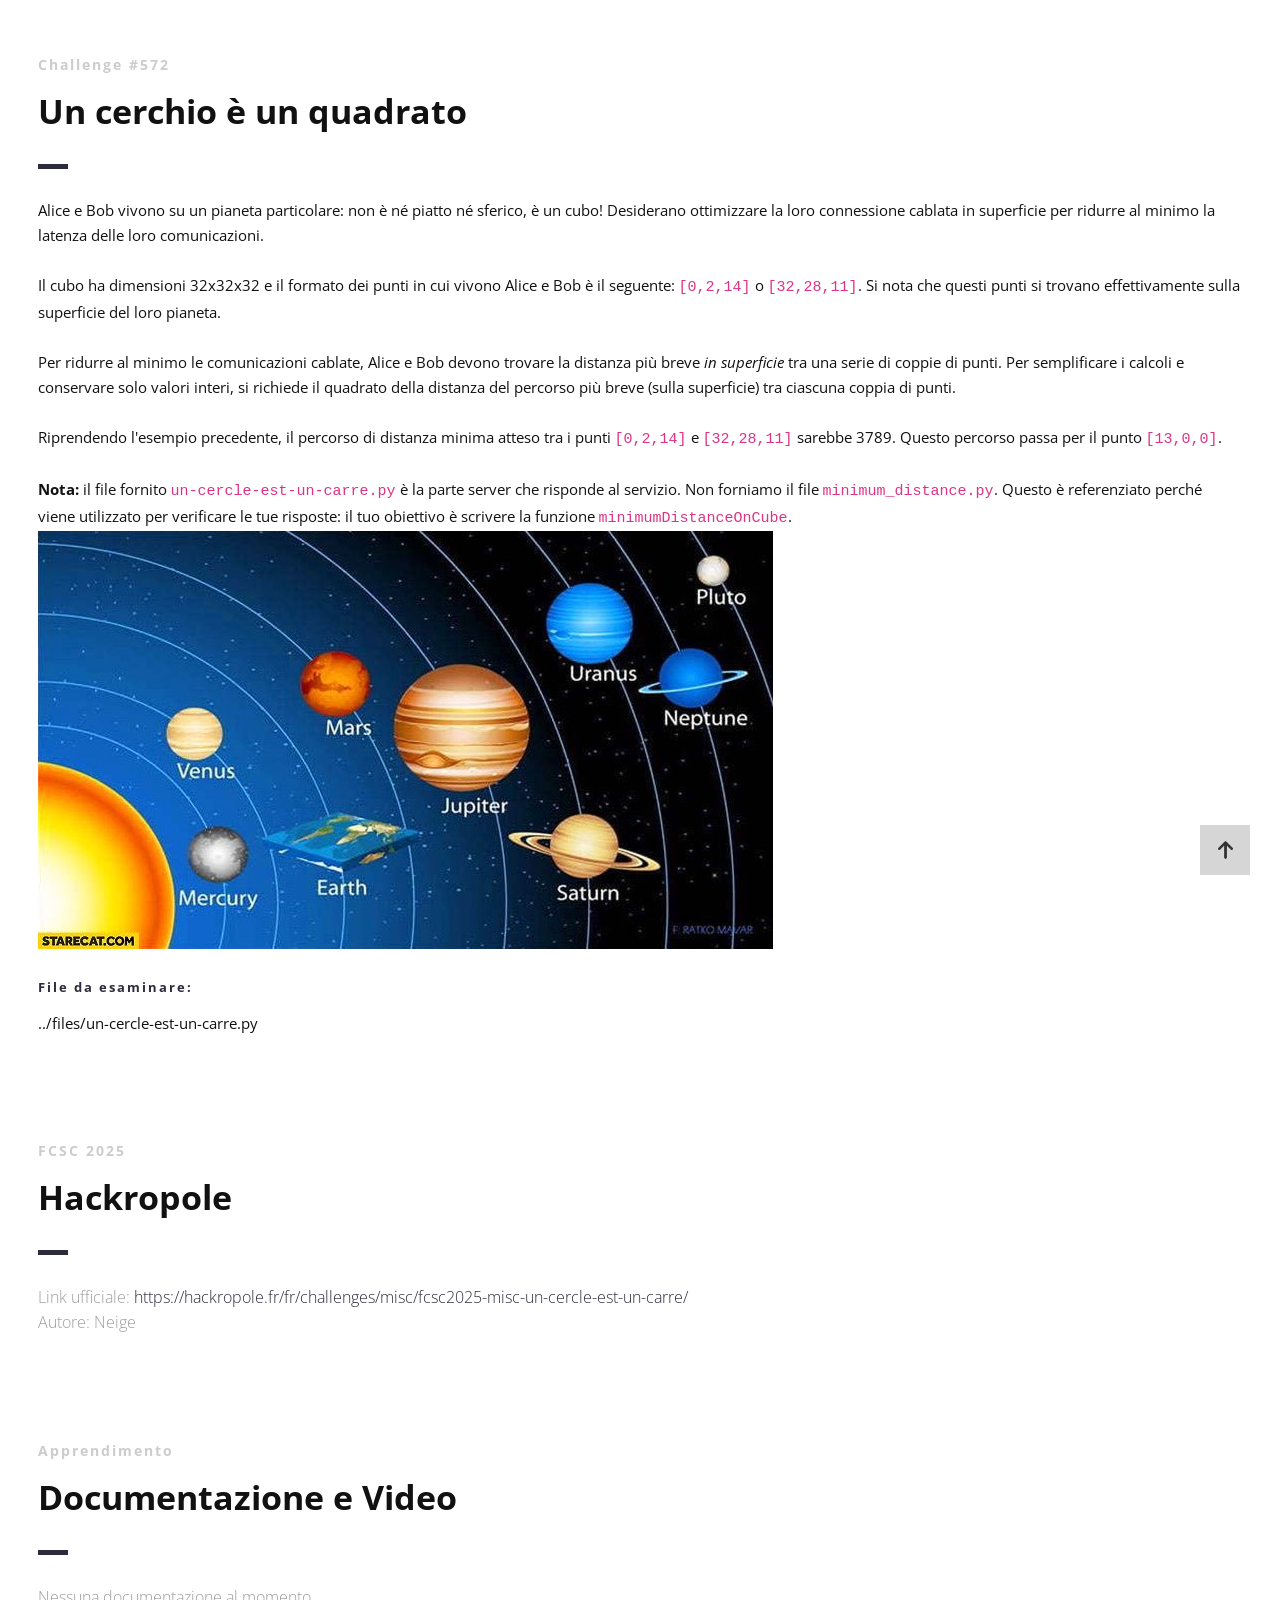
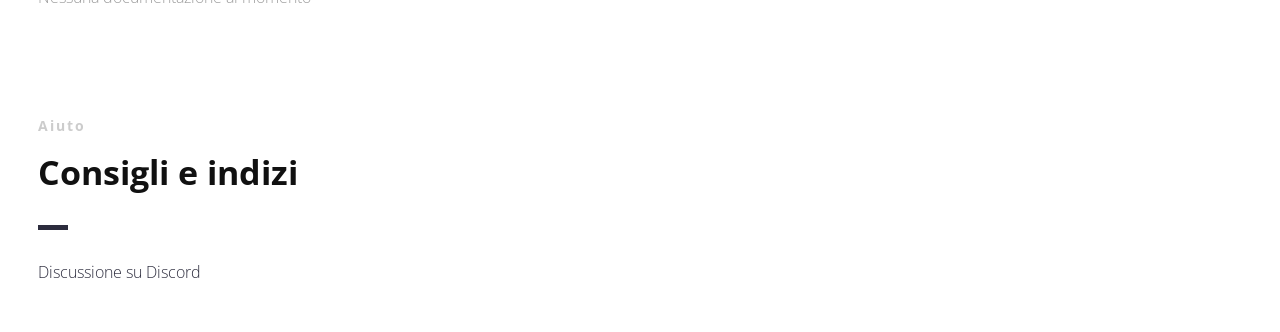
<file: presentation/index_it.html>
<!DOCTYPE html>
<html lang="it">

<head lang="it">
    <meta charset="UTF-8">
    <!--Page Title-->
    <title>Hack-Oeil - Le CTF di Cyrhades</title>
    <!--Meta Keywords and Description-->
    <meta name="keywords" content="">
    <meta name="description" content="">
    <meta name="viewport" content="width=device-width, initial-scale=1.0, user-scalable=no" />
    <link rel="shortcut icon" href="./assets/images/favicon.ico" title="Favicon" />
    <link rel="stylesheet" href="./assets/css/style.css">
    <link href='https://fonts.googleapis.com/css?family=Open+Sans:400,300,600,700,800' rel='stylesheet' type='text/css'>
    <script src="./assets/js/highlight.min.js"></script>
    <script>
        document.addEventListener('DOMContentLoaded', () => {
            // Vérifie si la fenêtre est dans une iframe
            if (window.self !== window.top) {
                document.querySelectorAll('a').forEach((link) => {
                    link.addEventListener('click', (event) => {
                        const a = event.target.closest('a[href^="http"]');
                        if (a) {
                            event.preventDefault();
                            window.parent.postMessage({
                                type: "open-external",
                                url: a.href
                            }, "*");
                        }
                    });
                });
            }
            // Active la coloration syntaxique :
            if (window.hljs) {
                hljs.highlightAll();
            } else {
                console.error("Highlight.js non chargé !");
            }
        });
    </script>
</head>

<body>

    <div id="wrapper">
        <!--Main Content Area-->
        <main id="content">
            <!--Ctf-->
            <section class="ctf scrollto">
                <article class="row clearfix">
                    <div class="col-1">
                        <div class="section-heading">
                            <h3>Challenge #572</h3>
                            <h2 class="section-title">Un cerchio è un quadrato</h2>
                            <p>
Alice e Bob vivono su un pianeta particolare: non è né piatto né sferico, è un cubo! Desiderano ottimizzare la loro connessione cablata in superficie per ridurre al minimo la latenza delle loro comunicazioni.
<br /><br />
Il cubo ha dimensioni 32x32x32 e il formato dei punti in cui vivono Alice e Bob è il seguente: <code>[0,2,14]</code> o <code>[32,28,11]</code>. Si nota che questi punti si trovano effettivamente sulla superficie del loro pianeta.
<br /><br />
Per ridurre al minimo le comunicazioni cablate, Alice e Bob devono trovare la distanza più breve <em>in superficie</em> tra una serie di coppie di punti. Per semplificare i calcoli e conservare solo valori interi, si richiede il quadrato della distanza del percorso più breve (sulla superficie) tra ciascuna coppia di punti.
<br /><br />
Riprendendo l'esempio precedente, il percorso di distanza minima atteso tra i punti <code>[0,2,14]</code> e <code>[32,28,11]</code> sarebbe 3789. Questo percorso passa per il punto <code>[13,0,0]</code>.
<br /><br />
<strong>Nota:</strong> il file fornito <code>un-cercle-est-un-carre.py</code> è la parte server che risponde al servizio. Non forniamo il file <code>minimum_distance.py</code>. Questo è referenziato perché viene utilizzato per verificare le tue risposte: il tuo obiettivo è scrivere la funzione <code>minimumDistanceOnCube</code>.
<br /><img src="./assets/images/un-cercle-est-un-carre.jpg">
                            </p>
                            <h4>File da esaminare:</h4>
                            <p>../files/un-cercle-est-un-carre.py</p>
                        </div>
                    </div>
                </article>

                <article class="row clearfix">
                    <div class="col-1">
                        <div class="section-heading">
                            <h3>FCSC 2025</h3>
                            <h2 class="section-title">Hackropole</h2>
                            <p class="section-subtitle">
                                Link ufficiale:
                                <a target="_blank" href="https://hackropole.fr/fr/challenges/misc/fcsc2025-misc-un-cercle-est-un-carre/">https://hackropole.fr/fr/challenges/misc/fcsc2025-misc-un-cercle-est-un-carre/</a>
                                <br />
                                Autore: Neige
                            </p>
                        </div>
                    </div>
                </article>

                <article class="row clearfix">
                    <div class="col-1">
                        <div class="section-heading">
                            <h3>Apprendimento</h3>
                            <h2 class="section-title">Documentazione e Video</h2>
                            <p class="section-subtitle">
                                Nessuna documentazione al momento
                            </p>
                        </div>
                    </div>
                </article>

                <article class="row clearfix">
                    <div class="col-1">
                        <div class="section-heading">
                            <h3>Aiuto</h3>
                            <h2 class="section-title">Consigli e indizi</h2>
                            <p class="section-subtitle">
                                <a target="_blank"
                                    href="https://discord.com/channels/1175764392307077120/1175764601716092948">Discussione su Discord</a>
                            </p>
                        </div>
                    </div>
                </article>
            </section>
            <!--End of Ctf-->
        </main>
        <!--End Main Content Area-->

        <a id="scrollUp" href="#wrapper" style="position: fixed; z-index: 1000;"
            aria-label="Torna all'inizio della pagina" title="Torna in cima al sito"></a>
    </div>
</body>

</html>
</file>
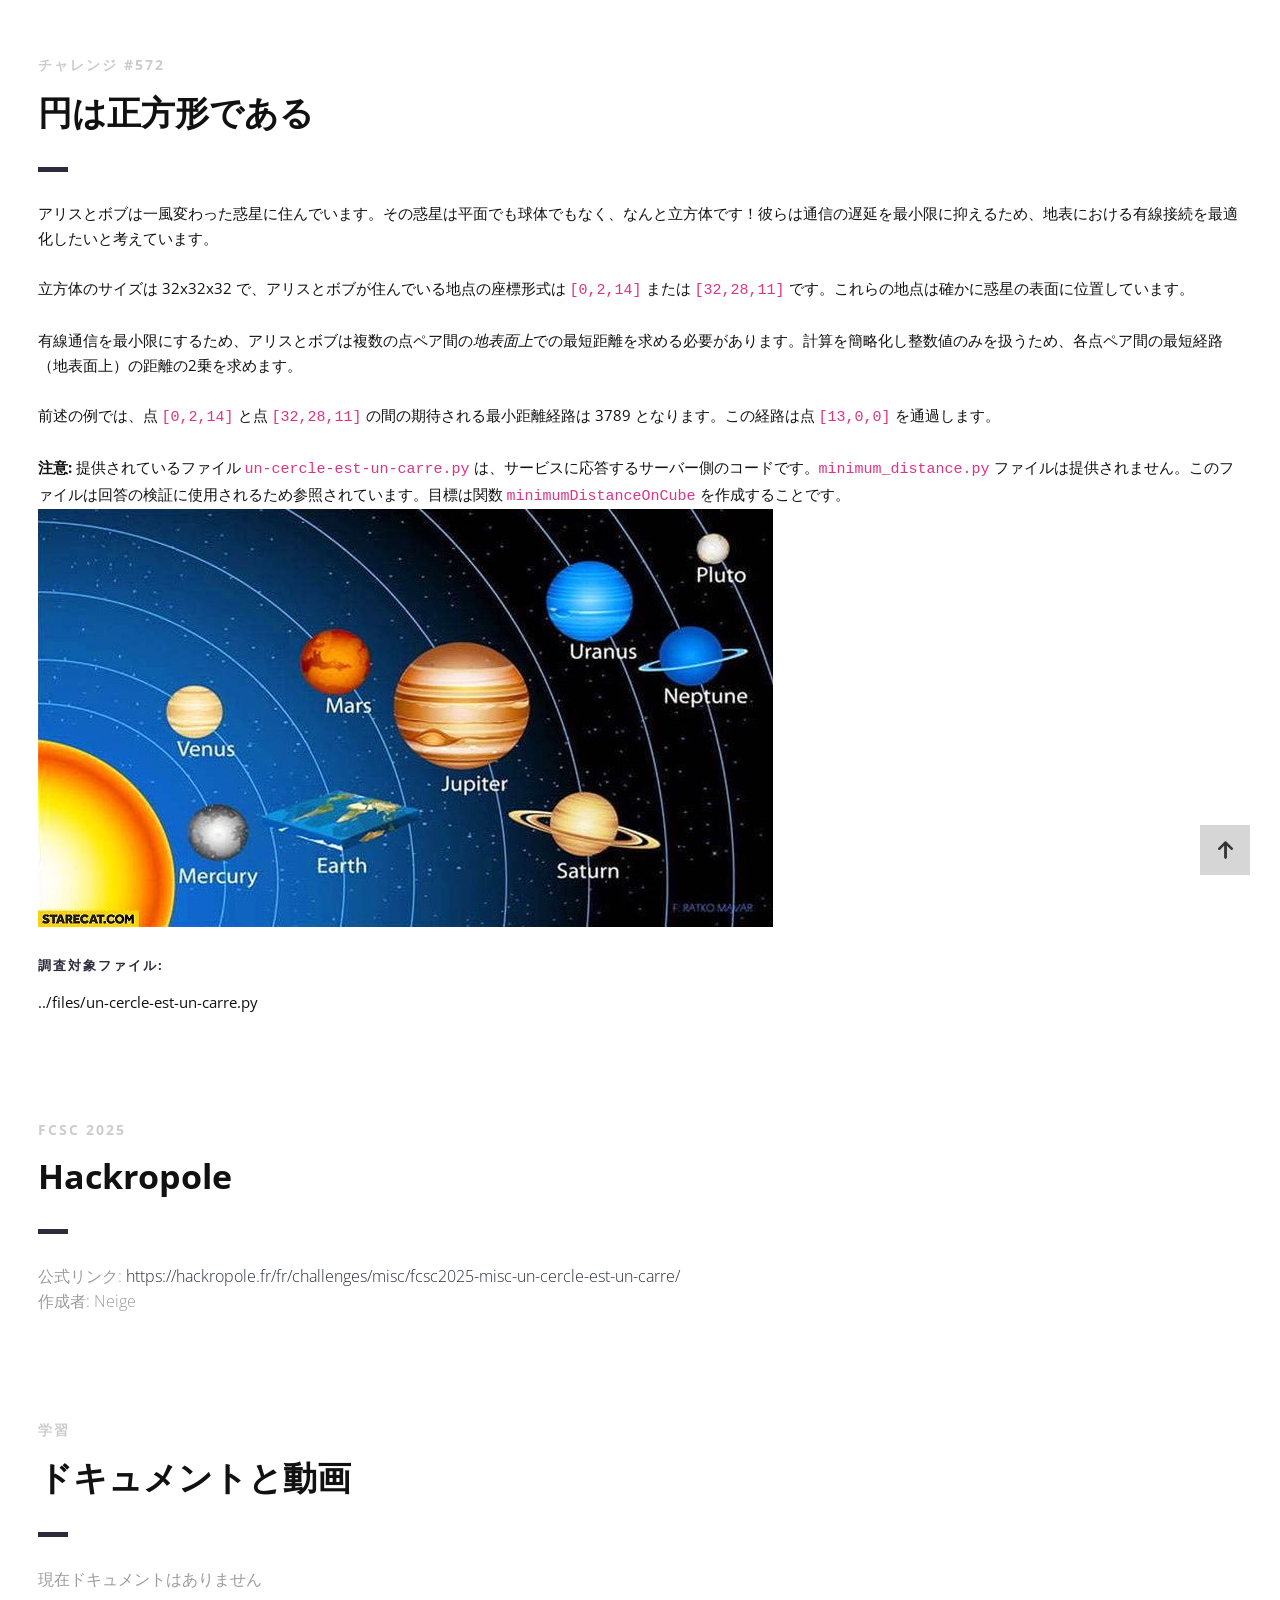
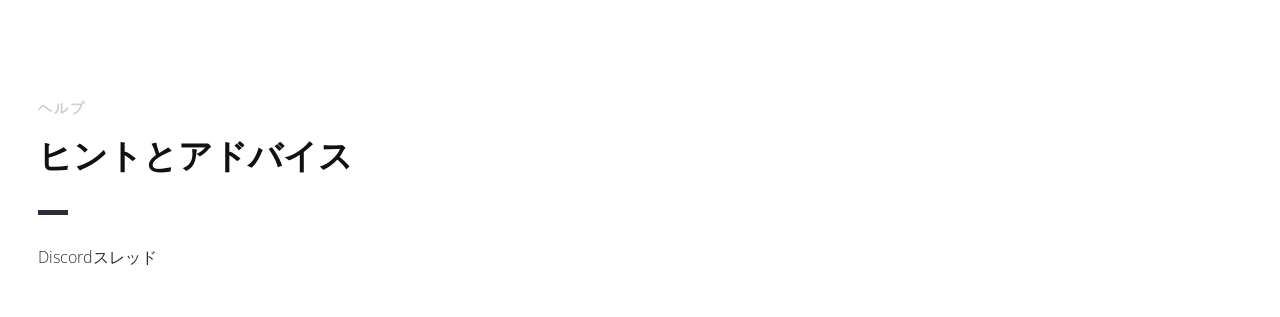
<file: presentation/index_ja.html>
<!DOCTYPE html>
<html lang="ja">

<head lang="ja">
    <meta charset="UTF-8">
    <!--Page Title-->
    <title>Hack-Oeil - CyrhadesのCTF</title>
    <!--Meta Keywords and Description-->
    <meta name="keywords" content="">
    <meta name="description" content="">
    <meta name="viewport" content="width=device-width, initial-scale=1.0, user-scalable=no" />
    <link rel="shortcut icon" href="./assets/images/favicon.ico" title="Favicon" />
    <link rel="stylesheet" href="./assets/css/style.css">
    <link href='https://fonts.googleapis.com/css?family=Open+Sans:400,300,600,700,800' rel='stylesheet' type='text/css'>
    <script src="./assets/js/highlight.min.js"></script>
    <script>
        document.addEventListener('DOMContentLoaded', () => {
            // Vérifie si la fenêtre est dans une iframe
            if (window.self !== window.top) {
                document.querySelectorAll('a').forEach((link) => {
                    link.addEventListener('click', (event) => {
                        const a = event.target.closest('a[href^="http"]');
                        if (a) {
                            event.preventDefault();
                            window.parent.postMessage({
                                type: "open-external",
                                url: a.href
                            }, "*");
                        }
                    });
                });
            }
            // Active la coloration syntaxique :
            if (window.hljs) {
                hljs.highlightAll();
            } else {
                console.error("Highlight.js non chargé !");
            }
        });
    </script>
</head>

<body>

    <div id="wrapper">
        <!--Main Content Area-->
        <main id="content">
            <!--Ctf-->
            <section class="ctf scrollto">
                <article class="row clearfix">
                    <div class="col-1">
                        <div class="section-heading">
                            <h3>チャレンジ #572</h3>
                            <h2 class="section-title">円は正方形である</h2>
                            <p>
アリスとボブは一風変わった惑星に住んでいます。その惑星は平面でも球体でもなく、なんと立方体です！彼らは通信の遅延を最小限に抑えるため、地表における有線接続を最適化したいと考えています。
<br /><br />
立方体のサイズは 32x32x32 で、アリスとボブが住んでいる地点の座標形式は <code>[0,2,14]</code> または <code>[32,28,11]</code> です。これらの地点は確かに惑星の表面に位置しています。
<br /><br />
有線通信を最小限にするため、アリスとボブは複数の点ペア間の<em>地表面上</em>での最短距離を求める必要があります。計算を簡略化し整数値のみを扱うため、各点ペア間の最短経路（地表面上）の距離の2乗を求めます。
<br /><br />
前述の例では、点 <code>[0,2,14]</code> と点 <code>[32,28,11]</code> の間の期待される最小距離経路は 3789 となります。この経路は点 <code>[13,0,0]</code> を通過します。
<br /><br />
<strong>注意:</strong> 提供されているファイル <code>un-cercle-est-un-carre.py</code> は、サービスに応答するサーバー側のコードです。<code>minimum_distance.py</code> ファイルは提供されません。このファイルは回答の検証に使用されるため参照されています。目標は関数 <code>minimumDistanceOnCube</code> を作成することです。
<br /><img src="./assets/images/un-cercle-est-un-carre.jpg">
                            </p>
                            <h4>調査対象ファイル:</h4>
                            <p>../files/un-cercle-est-un-carre.py</p>
                        </div>
                    </div>
                </article>

                <article class="row clearfix">
                    <div class="col-1">
                        <div class="section-heading">
                            <h3>FCSC 2025</h3>
                            <h2 class="section-title">Hackropole</h2>
                            <p class="section-subtitle">
                                公式リンク:
                                <a target="_blank" href="https://hackropole.fr/fr/challenges/misc/fcsc2025-misc-un-cercle-est-un-carre/">https://hackropole.fr/fr/challenges/misc/fcsc2025-misc-un-cercle-est-un-carre/</a>
                                <br />
                                作成者: Neige
                            </p>
                        </div>
                    </div>
                </article>

                <article class="row clearfix">
                    <div class="col-1">
                        <div class="section-heading">
                            <h3>学習</h3>
                            <h2 class="section-title">ドキュメントと動画</h2>
                            <p class="section-subtitle">
                                現在ドキュメントはありません
                            </p>
                        </div>
                    </div>
                </article>

                <article class="row clearfix">
                    <div class="col-1">
                        <div class="section-heading">
                            <h3>ヘルプ</h3>
                            <h2 class="section-title">ヒントとアドバイス</h2>
                            <p class="section-subtitle">
                                <a target="_blank"
                                    href="https://discord.com/channels/1175764392307077120/1175764601716092948">Discordスレッド</a>
                            </p>
                        </div>
                    </div>
                </article>
            </section>
            <!--End of Ctf-->
        </main>
        <!--End Main Content Area-->

        <a id="scrollUp" href="#wrapper" style="position: fixed; z-index: 1000;"
            aria-label="ページ上部へ戻る" title="トップへ戻る"></a>
    </div>
</body>

</html>
</file>
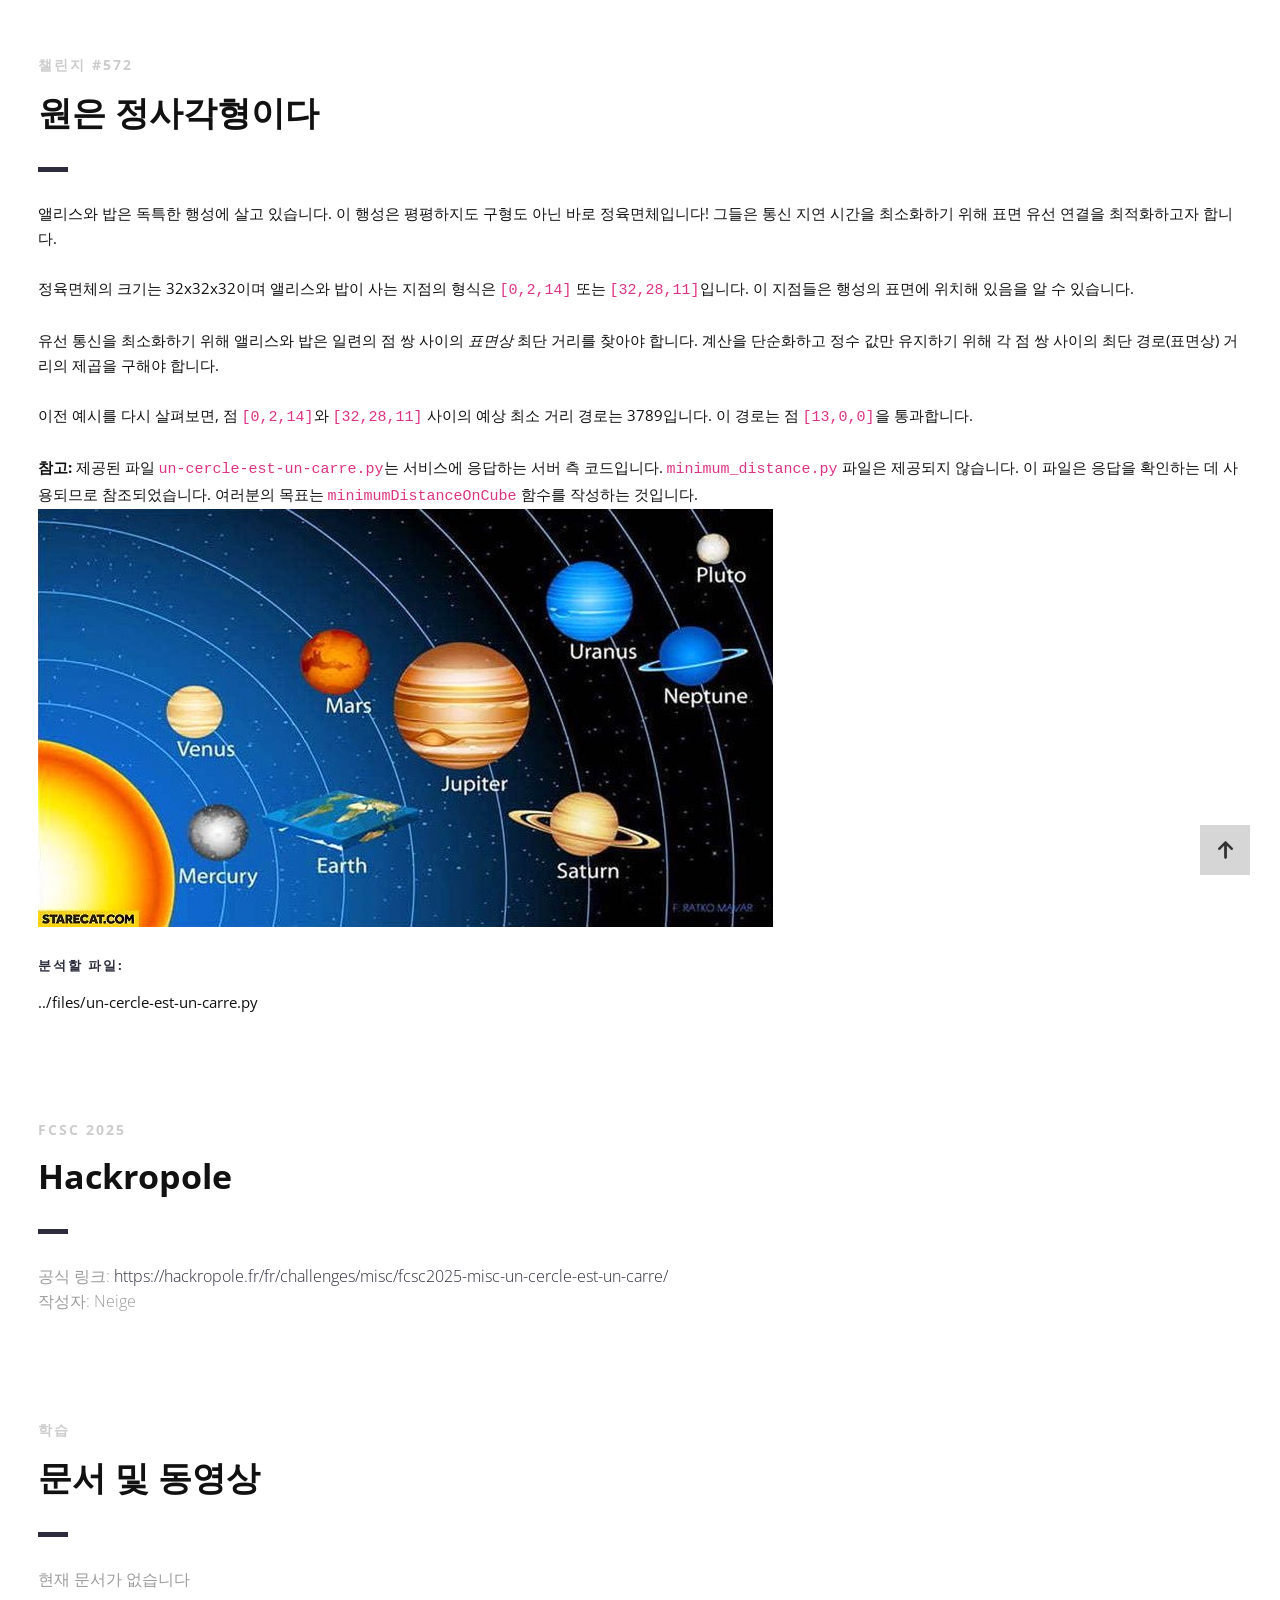
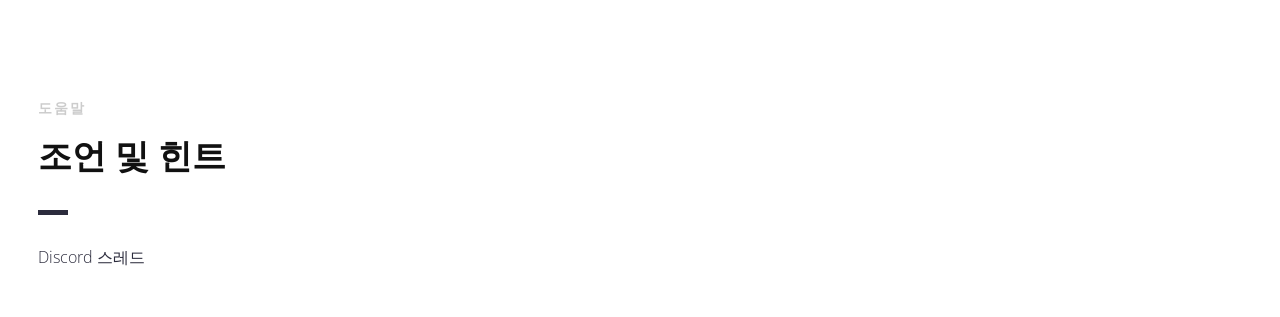
<file: presentation/index_ko.html>
<!DOCTYPE html>
<html lang="ko">

<head lang="ko">
    <meta charset="UTF-8">
    <!--Page Title-->
    <title>Hack-Oeil - Cyrhades의 CTF</title>
    <!--Meta Keywords and Description-->
    <meta name="keywords" content="">
    <meta name="description" content="">
    <meta name="viewport" content="width=device-width, initial-scale=1.0, user-scalable=no" />
    <link rel="shortcut icon" href="./assets/images/favicon.ico" title="Favicon" />
    <link rel="stylesheet" href="./assets/css/style.css">
    <link href='https://fonts.googleapis.com/css?family=Open+Sans:400,300,600,700,800' rel='stylesheet' type='text/css'>
    <script src="./assets/js/highlight.min.js"></script>
    <script>
        document.addEventListener('DOMContentLoaded', () => {
            // Vérifie si la fenêtre est dans une iframe
            if (window.self !== window.top) {
                document.querySelectorAll('a').forEach((link) => {
                    link.addEventListener('click', (event) => {
                        const a = event.target.closest('a[href^="http"]');
                        if (a) {
                            event.preventDefault();
                            window.parent.postMessage({
                                type: "open-external",
                                url: a.href
                            }, "*");
                        }
                    });
                });
            }
            // Active la coloration syntaxique :
            if (window.hljs) {
                hljs.highlightAll();
            } else {
                console.error("Highlight.js non chargé !");
            }
        });
    </script>
</head>

<body>

    <div id="wrapper">
        <!--Main Content Area-->
        <main id="content">
            <!--Ctf-->
            <section class="ctf scrollto">
                <article class="row clearfix">
                    <div class="col-1">
                        <div class="section-heading">
                            <h3>챌린지 #572</h3>
                            <h2 class="section-title">원은 정사각형이다</h2>
                            <p>
앨리스와 밥은 독특한 행성에 살고 있습니다. 이 행성은 평평하지도 구형도 아닌 바로 정육면체입니다! 그들은 통신 지연 시간을 최소화하기 위해 표면 유선 연결을 최적화하고자 합니다.
<br /><br />
정육면체의 크기는 32x32x32이며 앨리스와 밥이 사는 지점의 형식은 <code>[0,2,14]</code> 또는 <code>[32,28,11]</code>입니다. 이 지점들은 행성의 표면에 위치해 있음을 알 수 있습니다.
<br /><br />
유선 통신을 최소화하기 위해 앨리스와 밥은 일련의 점 쌍 사이의 <em>표면상</em> 최단 거리를 찾아야 합니다. 계산을 단순화하고 정수 값만 유지하기 위해 각 점 쌍 사이의 최단 경로(표면상) 거리의 제곱을 구해야 합니다.
<br /><br />
이전 예시를 다시 살펴보면, 점 <code>[0,2,14]</code>와 <code>[32,28,11]</code> 사이의 예상 최소 거리 경로는 3789입니다. 이 경로는 점 <code>[13,0,0]</code>을 통과합니다.
<br /><br />
<strong>참고:</strong> 제공된 파일 <code>un-cercle-est-un-carre.py</code>는 서비스에 응답하는 서버 측 코드입니다. <code>minimum_distance.py</code> 파일은 제공되지 않습니다. 이 파일은 응답을 확인하는 데 사용되므로 참조되었습니다. 여러분의 목표는 <code>minimumDistanceOnCube</code> 함수를 작성하는 것입니다.
<br /><img src="./assets/images/un-cercle-est-un-carre.jpg">
                            </p>
                            <h4>분석할 파일:</h4>
                            <p>../files/un-cercle-est-un-carre.py</p>
                        </div>
                    </div>
                </article>

                <article class="row clearfix">
                    <div class="col-1">
                        <div class="section-heading">
                            <h3>FCSC 2025</h3>
                            <h2 class="section-title">Hackropole</h2>
                            <p class="section-subtitle">
                                공식 링크:
                                <a target="_blank" href="https://hackropole.fr/fr/challenges/misc/fcsc2025-misc-un-cercle-est-un-carre/">https://hackropole.fr/fr/challenges/misc/fcsc2025-misc-un-cercle-est-un-carre/</a>
                                <br />
                                작성자: Neige
                            </p>
                        </div>
                    </div>
                </article>

                <article class="row clearfix">
                    <div class="col-1">
                        <div class="section-heading">
                            <h3>학습</h3>
                            <h2 class="section-title">문서 및 동영상</h2>
                            <p class="section-subtitle">
                                현재 문서가 없습니다
                            </p>
                        </div>
                    </div>
                </article>

                <article class="row clearfix">
                    <div class="col-1">
                        <div class="section-heading">
                            <h3>도움말</h3>
                            <h2 class="section-title">조언 및 힌트</h2>
                            <p class="section-subtitle">
                                <a target="_blank"
                                    href="https://discord.com/channels/1175764392307077120/1175764601716092948">Discord 스레드</a>
                            </p>
                        </div>
                    </div>
                </article>
            </section>
            <!--End of Ctf-->
        </main>
        <!--End Main Content Area-->

        <a id="scrollUp" href="#wrapper" style="position: fixed; z-index: 1000;"
            aria-label="맨 위로 이동" title="페이지 상단으로 이동"></a>
    </div>
</body>

</html>
</file>
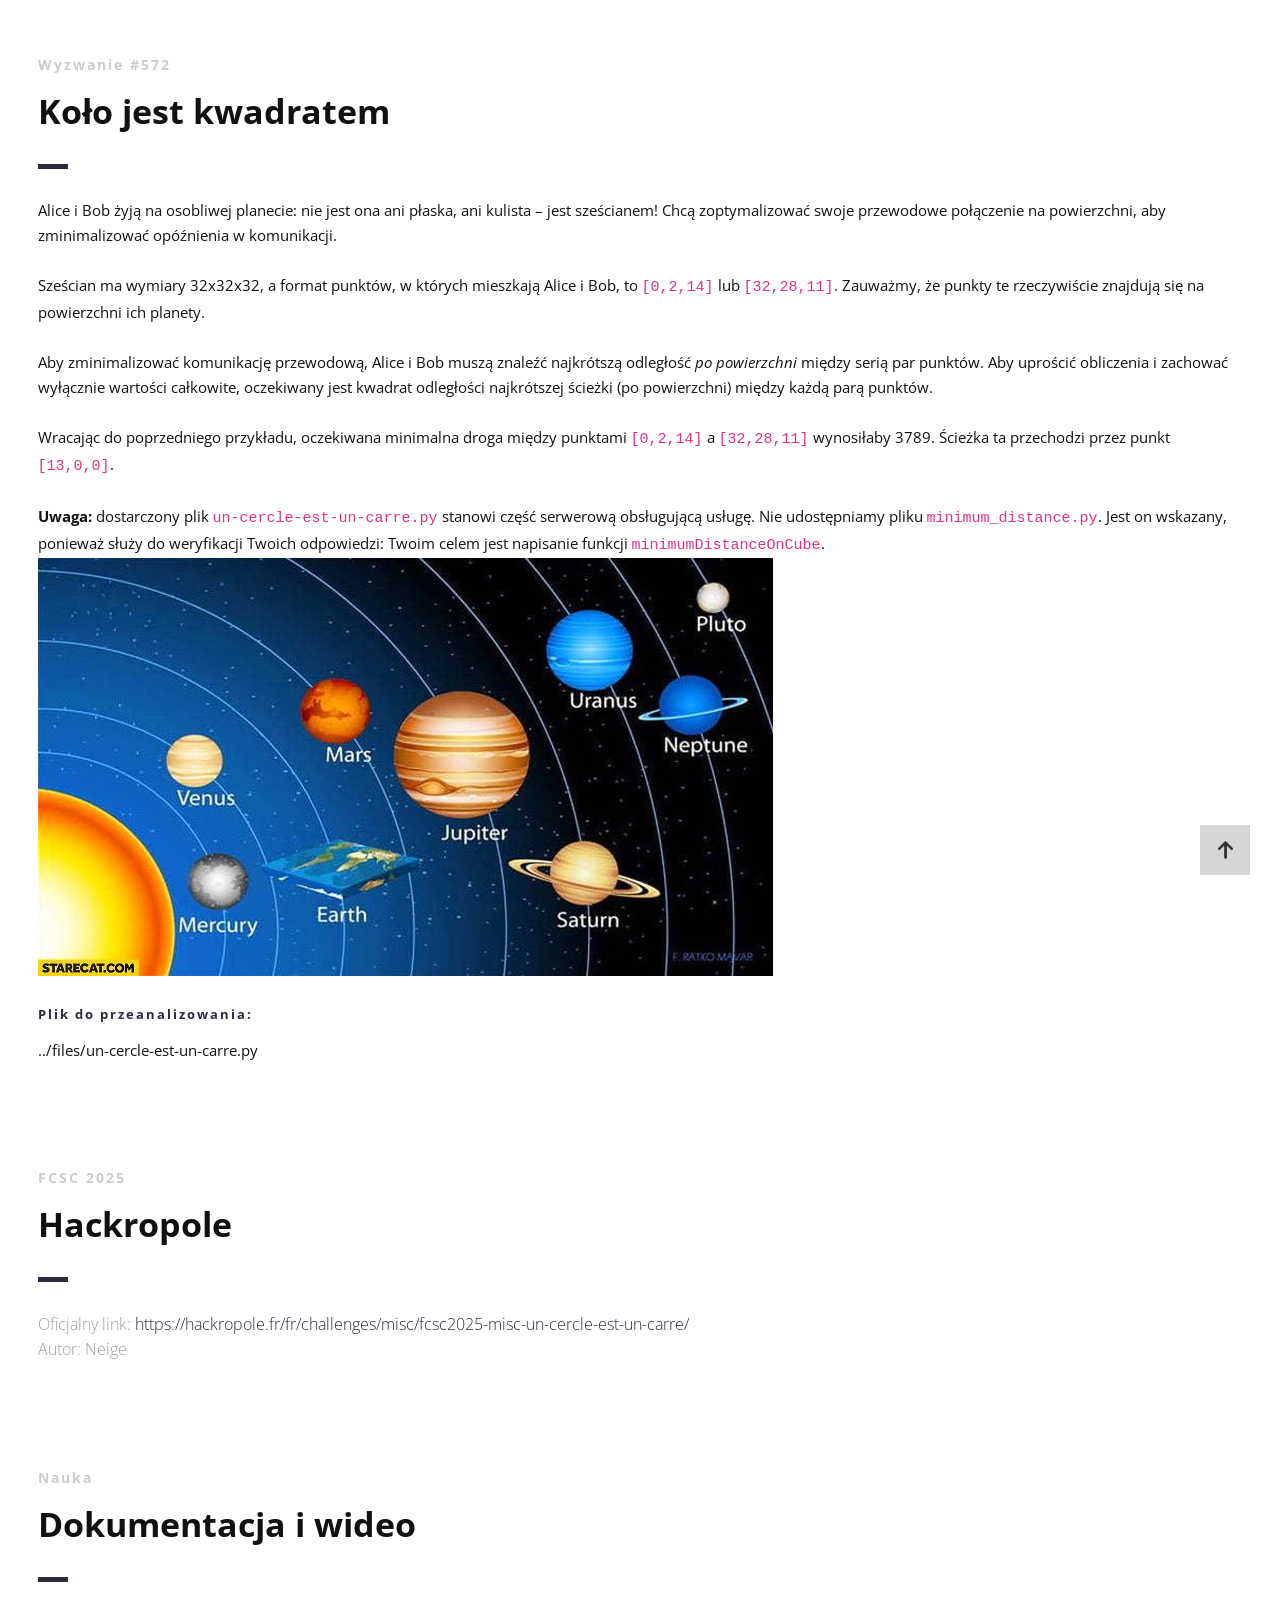
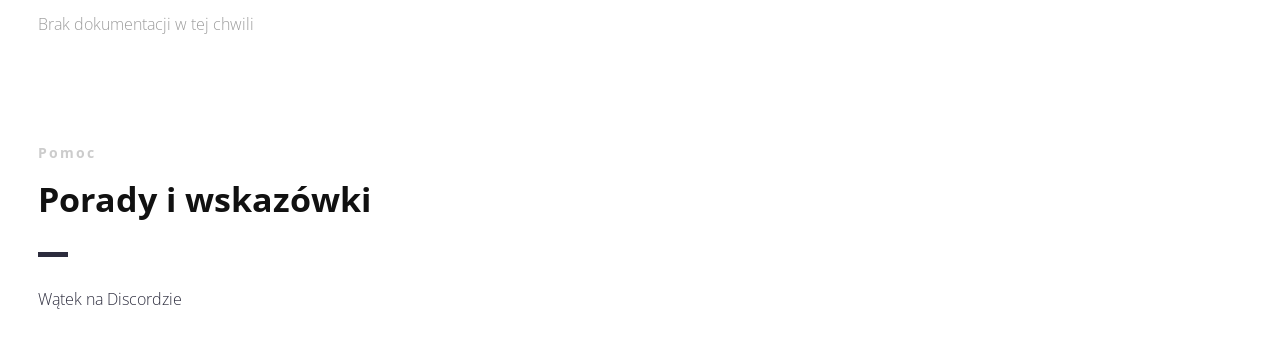
<file: presentation/index_pl.html>
<!DOCTYPE html>
<html lang="pl">

<head lang="pl">
    <meta charset="UTF-8">
    <!--Page Title-->
    <title>Hack-Oeil - CTF-y od Cyrhades</title>
    <!--Meta Keywords and Description-->
    <meta name="keywords" content="">
    <meta name="description" content="">
    <meta name="viewport" content="width=device-width, initial-scale=1.0, user-scalable=no" />
    <link rel="shortcut icon" href="./assets/images/favicon.ico" title="Favicon" />
    <link rel="stylesheet" href="./assets/css/style.css">
    <link href='https://fonts.googleapis.com/css?family=Open+Sans:400,300,600,700,800' rel='stylesheet' type='text/css'>
    <script src="./assets/js/highlight.min.js"></script>
    <script>
        document.addEventListener('DOMContentLoaded', () => {
            // Vérifie si la fenêtre est dans une iframe
            if (window.self !== window.top) {
                document.querySelectorAll('a').forEach((link) => {
                    link.addEventListener('click', (event) => {
                        const a = event.target.closest('a[href^="http"]');
                        if (a) {
                            event.preventDefault();
                            window.parent.postMessage({
                                type: "open-external",
                                url: a.href
                            }, "*");
                        }
                    });
                });
            }
            // Active la coloration syntaxique :
            if (window.hljs) {
                hljs.highlightAll();
            } else {
                console.error("Highlight.js non chargé !");
            }
        });
    </script>
</head>

<body>

    <div id="wrapper">
        <!--Main Content Area-->
        <main id="content">
            <!--Ctf-->
            <section class="ctf scrollto">
                <article class="row clearfix">
                    <div class="col-1">
                        <div class="section-heading">
                            <h3>Wyzwanie #572</h3>
                            <h2 class="section-title">Koło jest kwadratem</h2>
                            <p>
Alice i Bob żyją na osobliwej planecie: nie jest ona ani płaska, ani kulista – jest sześcianem! Chcą zoptymalizować swoje przewodowe połączenie na powierzchni, aby zminimalizować opóźnienia w komunikacji.
<br /><br />
Sześcian ma wymiary 32x32x32, a format punktów, w których mieszkają Alice i Bob, to <code>[0,2,14]</code> lub <code>[32,28,11]</code>. Zauważmy, że punkty te rzeczywiście znajdują się na powierzchni ich planety.
<br /><br />
Aby zminimalizować komunikację przewodową, Alice i Bob muszą znaleźć najkrótszą odległość <em>po powierzchni</em> między serią par punktów. Aby uprościć obliczenia i zachować wyłącznie wartości całkowite, oczekiwany jest kwadrat odległości najkrótszej ścieżki (po powierzchni) między każdą parą punktów.
<br /><br />
Wracając do poprzedniego przykładu, oczekiwana minimalna droga między punktami <code>[0,2,14]</code> a <code>[32,28,11]</code> wynosiłaby 3789. Ścieżka ta przechodzi przez punkt <code>[13,0,0]</code>.
<br /><br />
<strong>Uwaga:</strong> dostarczony plik <code>un-cercle-est-un-carre.py</code> stanowi część serwerową obsługującą usługę. Nie udostępniamy pliku <code>minimum_distance.py</code>. Jest on wskazany, ponieważ służy do weryfikacji Twoich odpowiedzi: Twoim celem jest napisanie funkcji <code>minimumDistanceOnCube</code>.
<br /><img src="./assets/images/un-cercle-est-un-carre.jpg">
                            </p>
                            <h4>Plik do przeanalizowania:</h4>
                            <p>../files/un-cercle-est-un-carre.py</p>
                        </div>
                    </div>
                </article>

                <article class="row clearfix">
                    <div class="col-1">
                        <div class="section-heading">
                            <h3>FCSC 2025</h3>
                            <h2 class="section-title">Hackropole</h2>
                            <p class="section-subtitle">
                                Oficjalny link:
                                <a target="_blank" href="https://hackropole.fr/fr/challenges/misc/fcsc2025-misc-un-cercle-est-un-carre/">https://hackropole.fr/fr/challenges/misc/fcsc2025-misc-un-cercle-est-un-carre/</a>
                                <br />
                                Autor: Neige
                            </p>
                        </div>
                    </div>
                </article>

                <article class="row clearfix">
                    <div class="col-1">
                        <div class="section-heading">
                            <h3>Nauka</h3>
                            <h2 class="section-title">Dokumentacja i wideo</h2>
                            <p class="section-subtitle">
                                Brak dokumentacji w tej chwili
                            </p>
                        </div>
                    </div>
                </article>

                <article class="row clearfix">
                    <div class="col-1">
                        <div class="section-heading">
                            <h3>Pomoc</h3>
                            <h2 class="section-title">Porady i wskazówki</h2>
                            <p class="section-subtitle">
                                <a target="_blank"
                                    href="https://discord.com/channels/1175764392307077120/1175764601716092948">Wątek na Discordzie</a>
                            </p>
                        </div>
                    </div>
                </article>
            </section>
            <!--End of Ctf-->
        </main>
        <!--End Main Content Area-->

        <a id="scrollUp" href="#wrapper" style="position: fixed; z-index: 1000;"
            aria-label="Przewiń do góry" title="Powrót na górę strony"></a>
    </div>
</body>

</html>
</file>
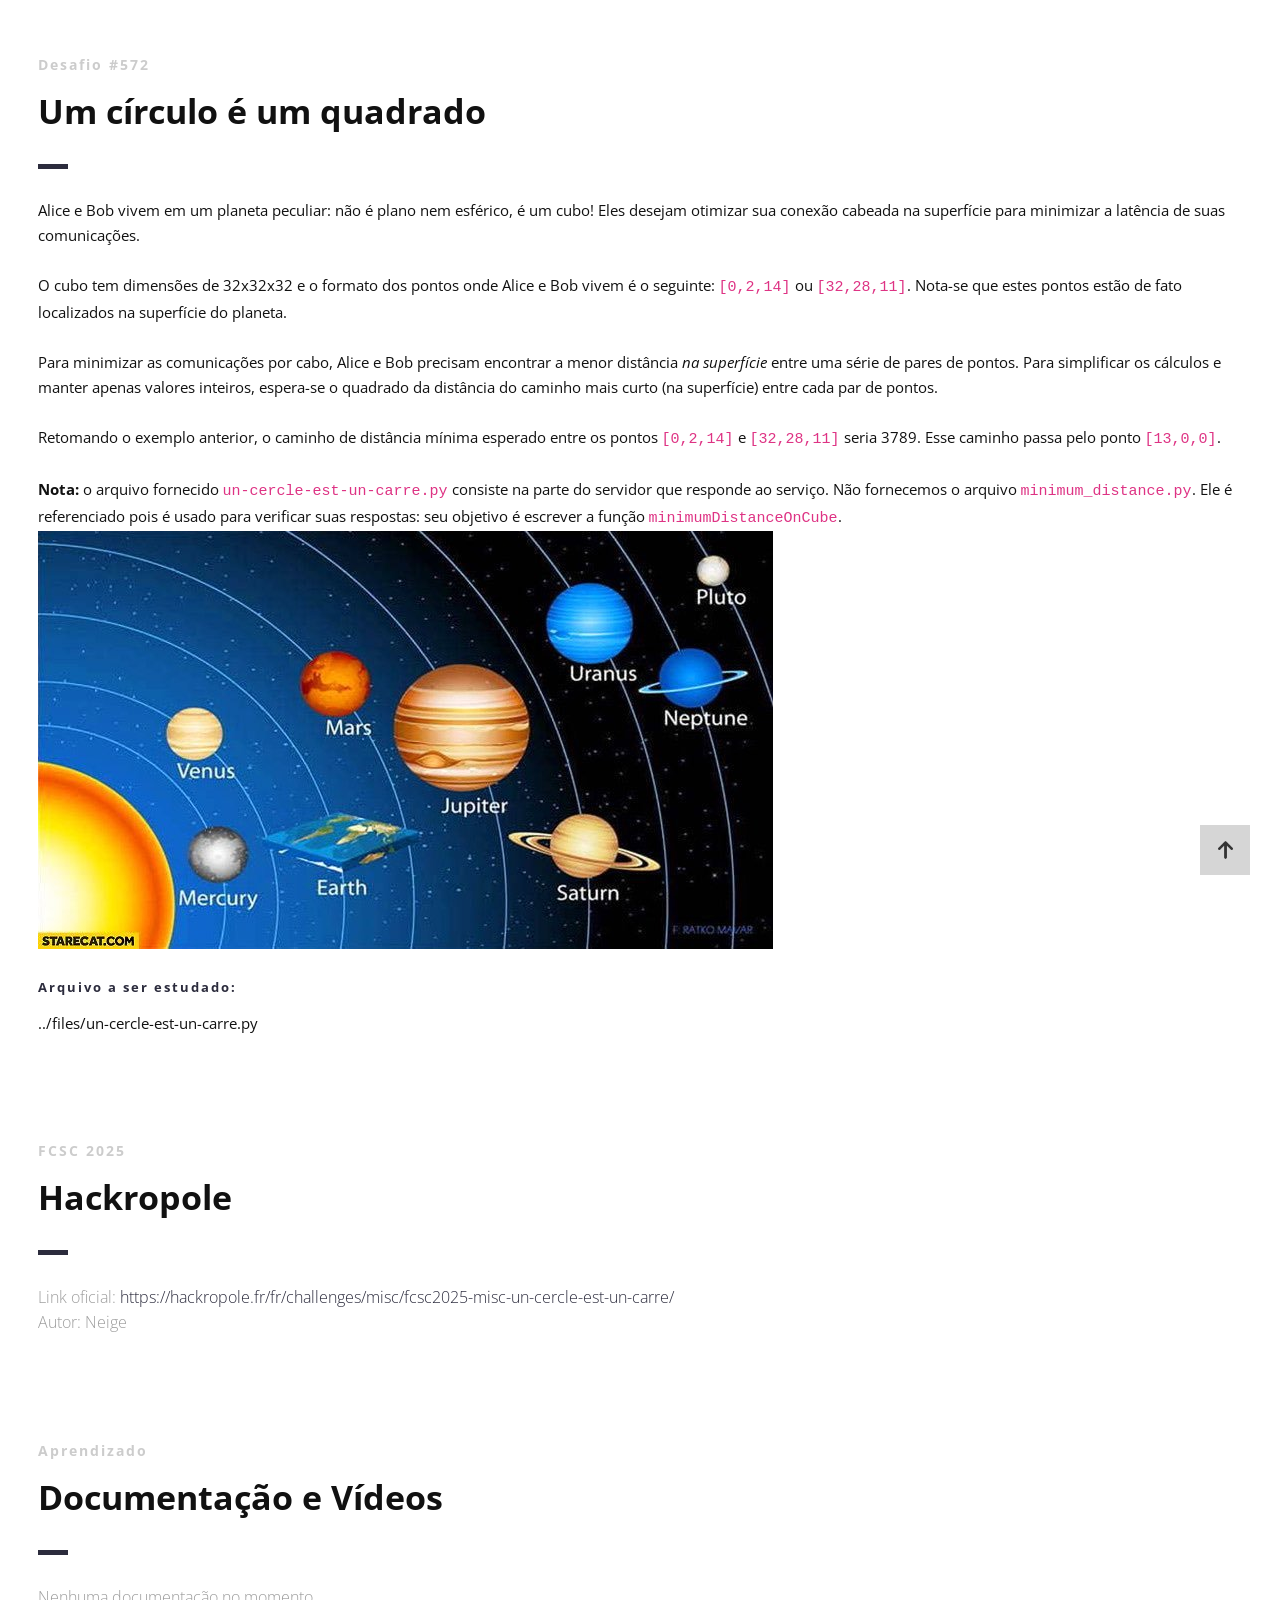
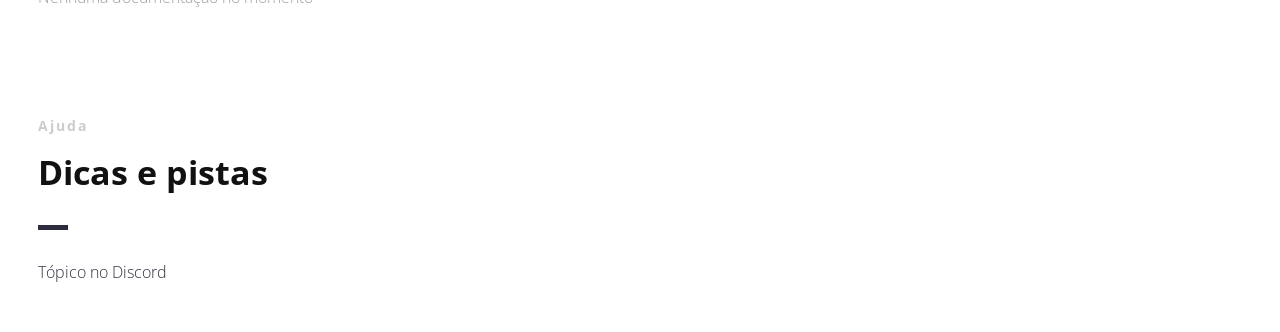
<file: presentation/index_pt.html>
<!DOCTYPE html>
<html lang="pt">

<head lang="pt">
    <meta charset="UTF-8">
    <!--Page Title-->
    <title>Hack-Oeil - Os CTFs de Cyrhades</title>
    <!--Meta Keywords and Description-->
    <meta name="keywords" content="">
    <meta name="description" content="">
    <meta name="viewport" content="width=device-width, initial-scale=1.0, user-scalable=no" />
    <link rel="shortcut icon" href="./assets/images/favicon.ico" title="Favicon" />
    <link rel="stylesheet" href="./assets/css/style.css">
    <link href='https://fonts.googleapis.com/css?family=Open+Sans:400,300,600,700,800' rel='stylesheet' type='text/css'>
    <script src="./assets/js/highlight.min.js"></script>
    <script>
        document.addEventListener('DOMContentLoaded', () => {
            // Vérifie si la fenêtre est dans une iframe
            if (window.self !== window.top) {
                document.querySelectorAll('a').forEach((link) => {
                    link.addEventListener('click', (event) => {
                        const a = event.target.closest('a[href^="http"]');
                        if (a) {
                            event.preventDefault();
                            window.parent.postMessage({
                                type: "open-external",
                                url: a.href
                            }, "*");
                        }
                    });
                });
            }
            // Active la coloration syntaxique :
            if (window.hljs) {
                hljs.highlightAll();
            } else {
                console.error("Highlight.js non chargé !");
            }
        });
    </script>
</head>

<body>

    <div id="wrapper">
        <!--Main Content Area-->
        <main id="content">
            <!--Ctf-->
            <section class="ctf scrollto">
                <article class="row clearfix">
                    <div class="col-1">
                        <div class="section-heading">
                            <h3>Desafio #572</h3>
                            <h2 class="section-title">Um círculo é um quadrado</h2>
                            <p>
Alice e Bob vivem em um planeta peculiar: não é plano nem esférico, é um cubo! Eles desejam otimizar sua conexão cabeada na superfície para minimizar a latência de suas comunicações.
<br /><br />
O cubo tem dimensões de 32x32x32 e o formato dos pontos onde Alice e Bob vivem é o seguinte: <code>[0,2,14]</code> ou <code>[32,28,11]</code>. Nota-se que estes pontos estão de fato localizados na superfície do planeta.
<br /><br />
Para minimizar as comunicações por cabo, Alice e Bob precisam encontrar a menor distância <em>na superfície</em> entre uma série de pares de pontos. Para simplificar os cálculos e manter apenas valores inteiros, espera-se o quadrado da distância do caminho mais curto (na superfície) entre cada par de pontos.
<br /><br />
Retomando o exemplo anterior, o caminho de distância mínima esperado entre os pontos <code>[0,2,14]</code> e <code>[32,28,11]</code> seria 3789. Esse caminho passa pelo ponto <code>[13,0,0]</code>.
<br /><br />
<strong>Nota:</strong> o arquivo fornecido <code>un-cercle-est-un-carre.py</code> consiste na parte do servidor que responde ao serviço. Não fornecemos o arquivo <code>minimum_distance.py</code>. Ele é referenciado pois é usado para verificar suas respostas: seu objetivo é escrever a função <code>minimumDistanceOnCube</code>.
<br /><img src="./assets/images/un-cercle-est-un-carre.jpg">
                            </p>
                            <h4>Arquivo a ser estudado:</h4>
                            <p>../files/un-cercle-est-un-carre.py</p>
                        </div>
                    </div>
                </article>

                <article class="row clearfix">
                    <div class="col-1">
                        <div class="section-heading">
                            <h3>FCSC 2025</h3>
                            <h2 class="section-title">Hackropole</h2>
                            <p class="section-subtitle">
                                Link oficial:
                                <a target="_blank" href="https://hackropole.fr/fr/challenges/misc/fcsc2025-misc-un-cercle-est-un-carre/">https://hackropole.fr/fr/challenges/misc/fcsc2025-misc-un-cercle-est-un-carre/</a>
                                <br />
                                Autor: Neige
                            </p>
                        </div>
                    </div>
                </article>

                <article class="row clearfix">
                    <div class="col-1">
                        <div class="section-heading">
                            <h3>Aprendizado</h3>
                            <h2 class="section-title">Documentação e Vídeos</h2>
                            <p class="section-subtitle">
                                Nenhuma documentação no momento
                            </p>
                        </div>
                    </div>
                </article>

                <article class="row clearfix">
                    <div class="col-1">
                        <div class="section-heading">
                            <h3>Ajuda</h3>
                            <h2 class="section-title">Dicas e pistas</h2>
                            <p class="section-subtitle">
                                <a target="_blank"
                                    href="https://discord.com/channels/1175764392307077120/1175764601716092948">Tópico no Discord</a>
                            </p>
                        </div>
                    </div>
                </article>
            </section>
            <!--End of Ctf-->
        </main>
        <!--End Main Content Area-->

        <a id="scrollUp" href="#wrapper" style="position: fixed; z-index: 1000;"
            aria-label="Voltar ao topo da página" title="Voltar ao topo"></a>
    </div>
</body>

</html>
</file>
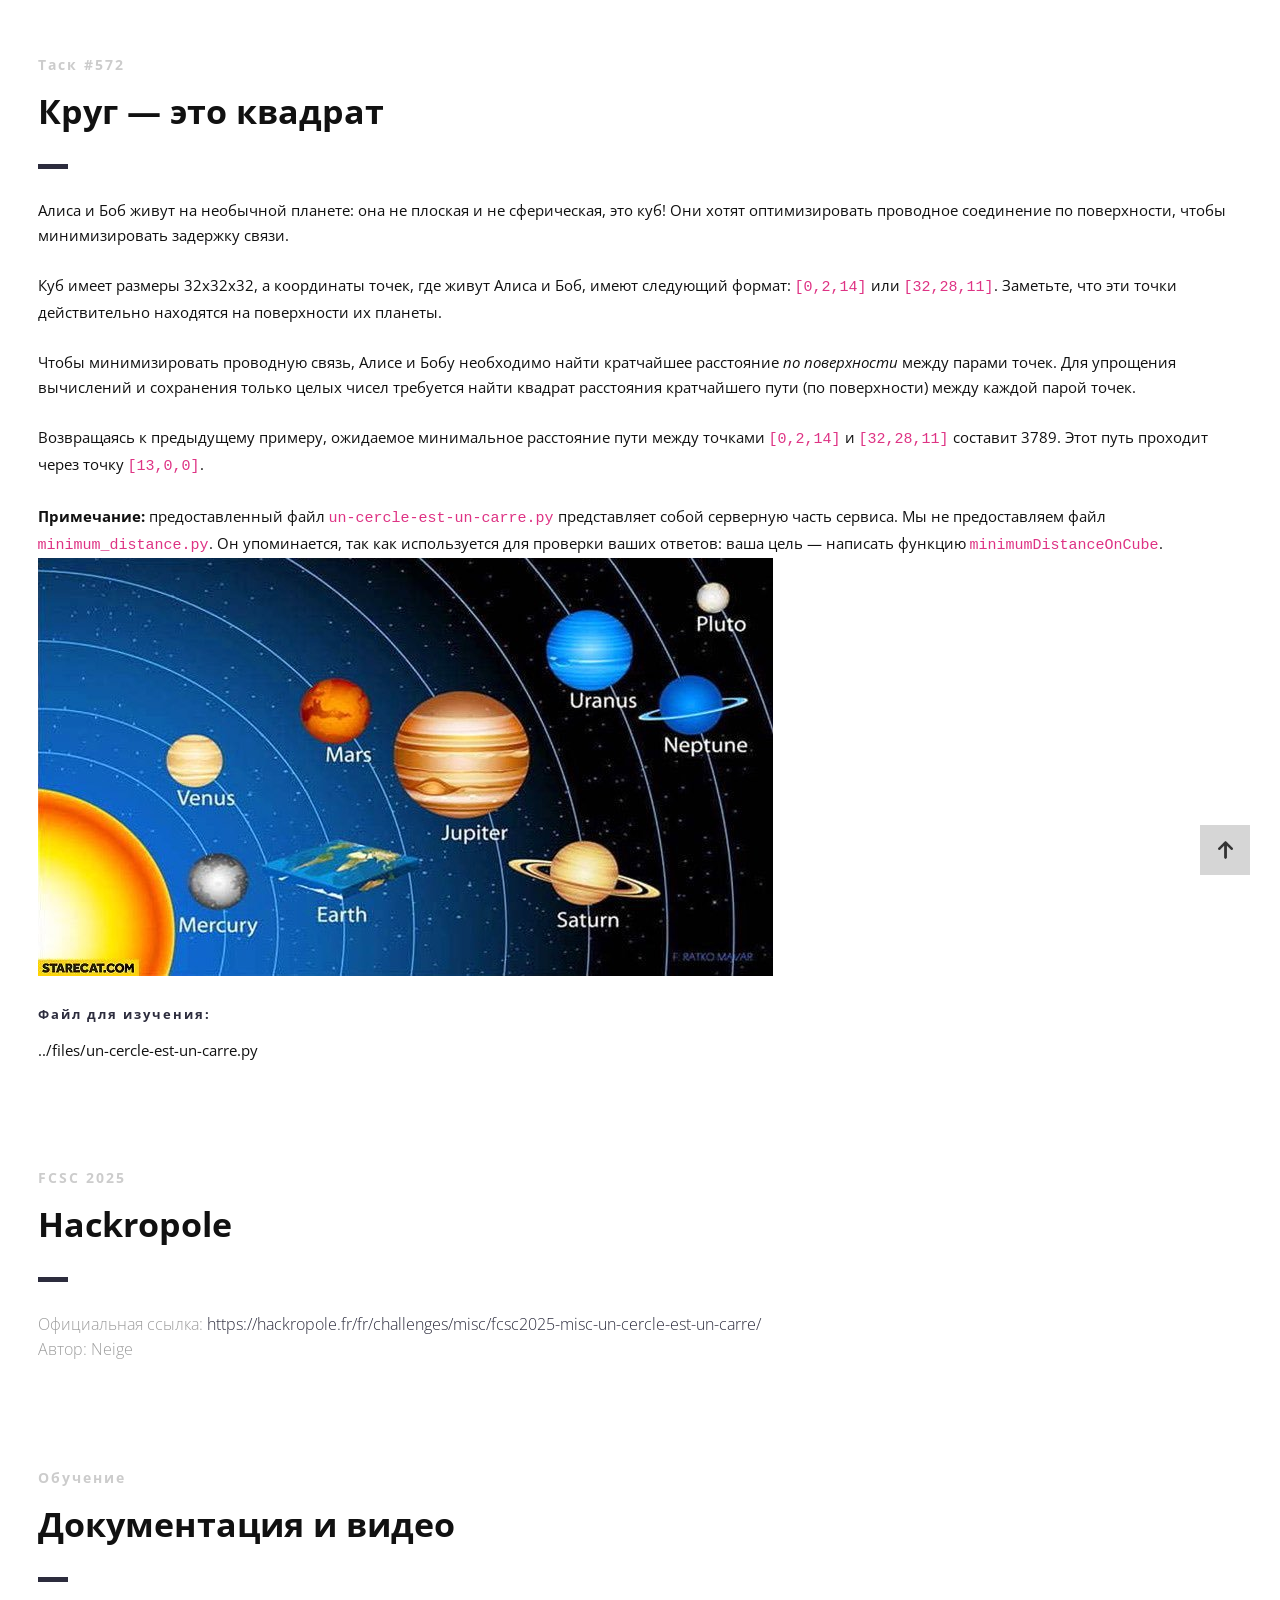
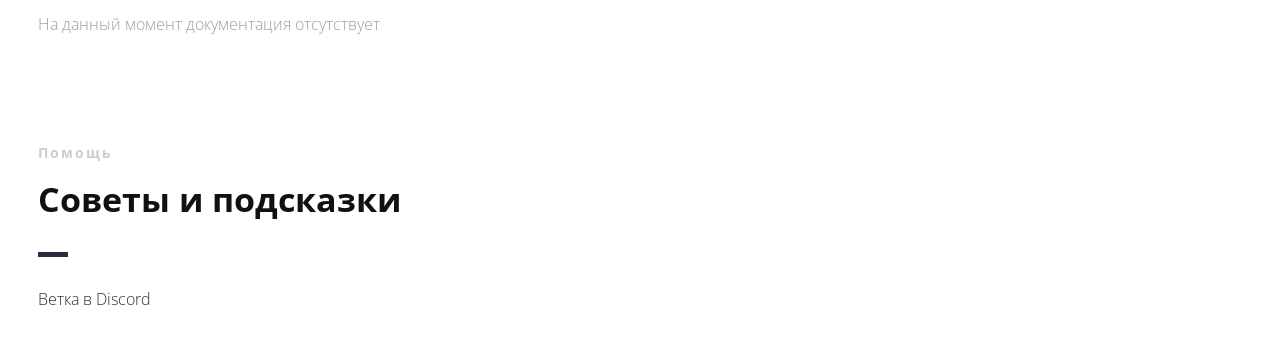
<file: presentation/index_ru.html>
<!DOCTYPE html>
<html lang="ru">

<head lang="ru">
    <meta charset="UTF-8">
    <!--Page Title-->
    <title>Hack-Oeil - CTF от Cyrhades</title>
    <!--Meta Keywords and Description-->
    <meta name="keywords" content="">
    <meta name="description" content="">
    <meta name="viewport" content="width=device-width, initial-scale=1.0, user-scalable=no" />
    <link rel="shortcut icon" href="./assets/images/favicon.ico" title="Favicon" />
    <link rel="stylesheet" href="./assets/css/style.css">
    <link href='https://fonts.googleapis.com/css?family=Open+Sans:400,300,600,700,800' rel='stylesheet' type='text/css'>
    <script src="./assets/js/highlight.min.js"></script>
    <script>
        document.addEventListener('DOMContentLoaded', () => {
            // Vérifie si la fenêtre est dans une iframe
            if (window.self !== window.top) {
                document.querySelectorAll('a').forEach((link) => {
                    link.addEventListener('click', (event) => {
                        const a = event.target.closest('a[href^="http"]');
                        if (a) {
                            event.preventDefault();
                            window.parent.postMessage({
                                type: "open-external",
                                url: a.href
                            }, "*");
                        }
                    });
                });
            }
            // Active la coloration syntaxique :
            if (window.hljs) {
                hljs.highlightAll();
            } else {
                console.error("Highlight.js non chargé !");
            }
        });
    </script>
</head>

<body>

    <div id="wrapper">
        <!--Main Content Area-->
        <main id="content">
            <!--Ctf-->
            <section class="ctf scrollto">
                <article class="row clearfix">
                    <div class="col-1">
                        <div class="section-heading">
                            <h3>Таск #572</h3>
                            <h2 class="section-title">Круг — это квадрат</h2>
                            <p>
Алиса и Боб живут на необычной планете: она не плоская и не сферическая, это куб! Они хотят оптимизировать проводное соединение по поверхности, чтобы минимизировать задержку связи.
<br /><br />
Куб имеет размеры 32x32x32, а координаты точек, где живут Алиса и Боб, имеют следующий формат: <code>[0,2,14]</code> или <code>[32,28,11]</code>. Заметьте, что эти точки действительно находятся на поверхности их планеты.
<br /><br />
Чтобы минимизировать проводную связь, Алисе и Бобу необходимо найти кратчайшее расстояние <em>по поверхности</em> между парами точек. Для упрощения вычислений и сохранения только целых чисел требуется найти квадрат расстояния кратчайшего пути (по поверхности) между каждой парой точек.
<br /><br />
Возвращаясь к предыдущему примеру, ожидаемое минимальное расстояние пути между точками <code>[0,2,14]</code> и <code>[32,28,11]</code> составит 3789. Этот путь проходит через точку <code>[13,0,0]</code>.
<br /><br />
<strong>Примечание:</strong> предоставленный файл <code>un-cercle-est-un-carre.py</code> представляет собой серверную часть сервиса. Мы не предоставляем файл <code>minimum_distance.py</code>. Он упоминается, так как используется для проверки ваших ответов: ваша цель — написать функцию <code>minimumDistanceOnCube</code>.
<br /><img src="./assets/images/un-cercle-est-un-carre.jpg">
                            </p>
                            <h4>Файл для изучения:</h4>
                            <p>../files/un-cercle-est-un-carre.py</p>
                        </div>
                    </div>
                </article>

                <article class="row clearfix">
                    <div class="col-1">
                        <div class="section-heading">
                            <h3>FCSC 2025</h3>
                            <h2 class="section-title">Hackropole</h2>
                            <p class="section-subtitle">
                                Официальная ссылка:
                                <a target="_blank" href="https://hackropole.fr/fr/challenges/misc/fcsc2025-misc-un-cercle-est-un-carre/">https://hackropole.fr/fr/challenges/misc/fcsc2025-misc-un-cercle-est-un-carre/</a>
                                <br />
                                Автор: Neige
                            </p>
                        </div>
                    </div>
                </article>

                <article class="row clearfix">
                    <div class="col-1">
                        <div class="section-heading">
                            <h3>Обучение</h3>
                            <h2 class="section-title">Документация и видео</h2>
                            <p class="section-subtitle">
                                На данный момент документация отсутствует
                            </p>
                        </div>
                    </div>
                </article>

                <article class="row clearfix">
                    <div class="col-1">
                        <div class="section-heading">
                            <h3>Помощь</h3>
                            <h2 class="section-title">Советы и подсказки</h2>
                            <p class="section-subtitle">
                                <a target="_blank"
                                    href="https://discord.com/channels/1175764392307077120/1175764601716092948">Ветка в Discord</a>
                            </p>
                        </div>
                    </div>
                </article>
            </section>
            <!--End of Ctf-->
        </main>
        <!--End Main Content Area-->

        <a id="scrollUp" href="#wrapper" style="position: fixed; z-index: 1000;"
            aria-label="Наверх страницы" title="Вернуться в начало"></a>
    </div>
</body>

</html>
</file>
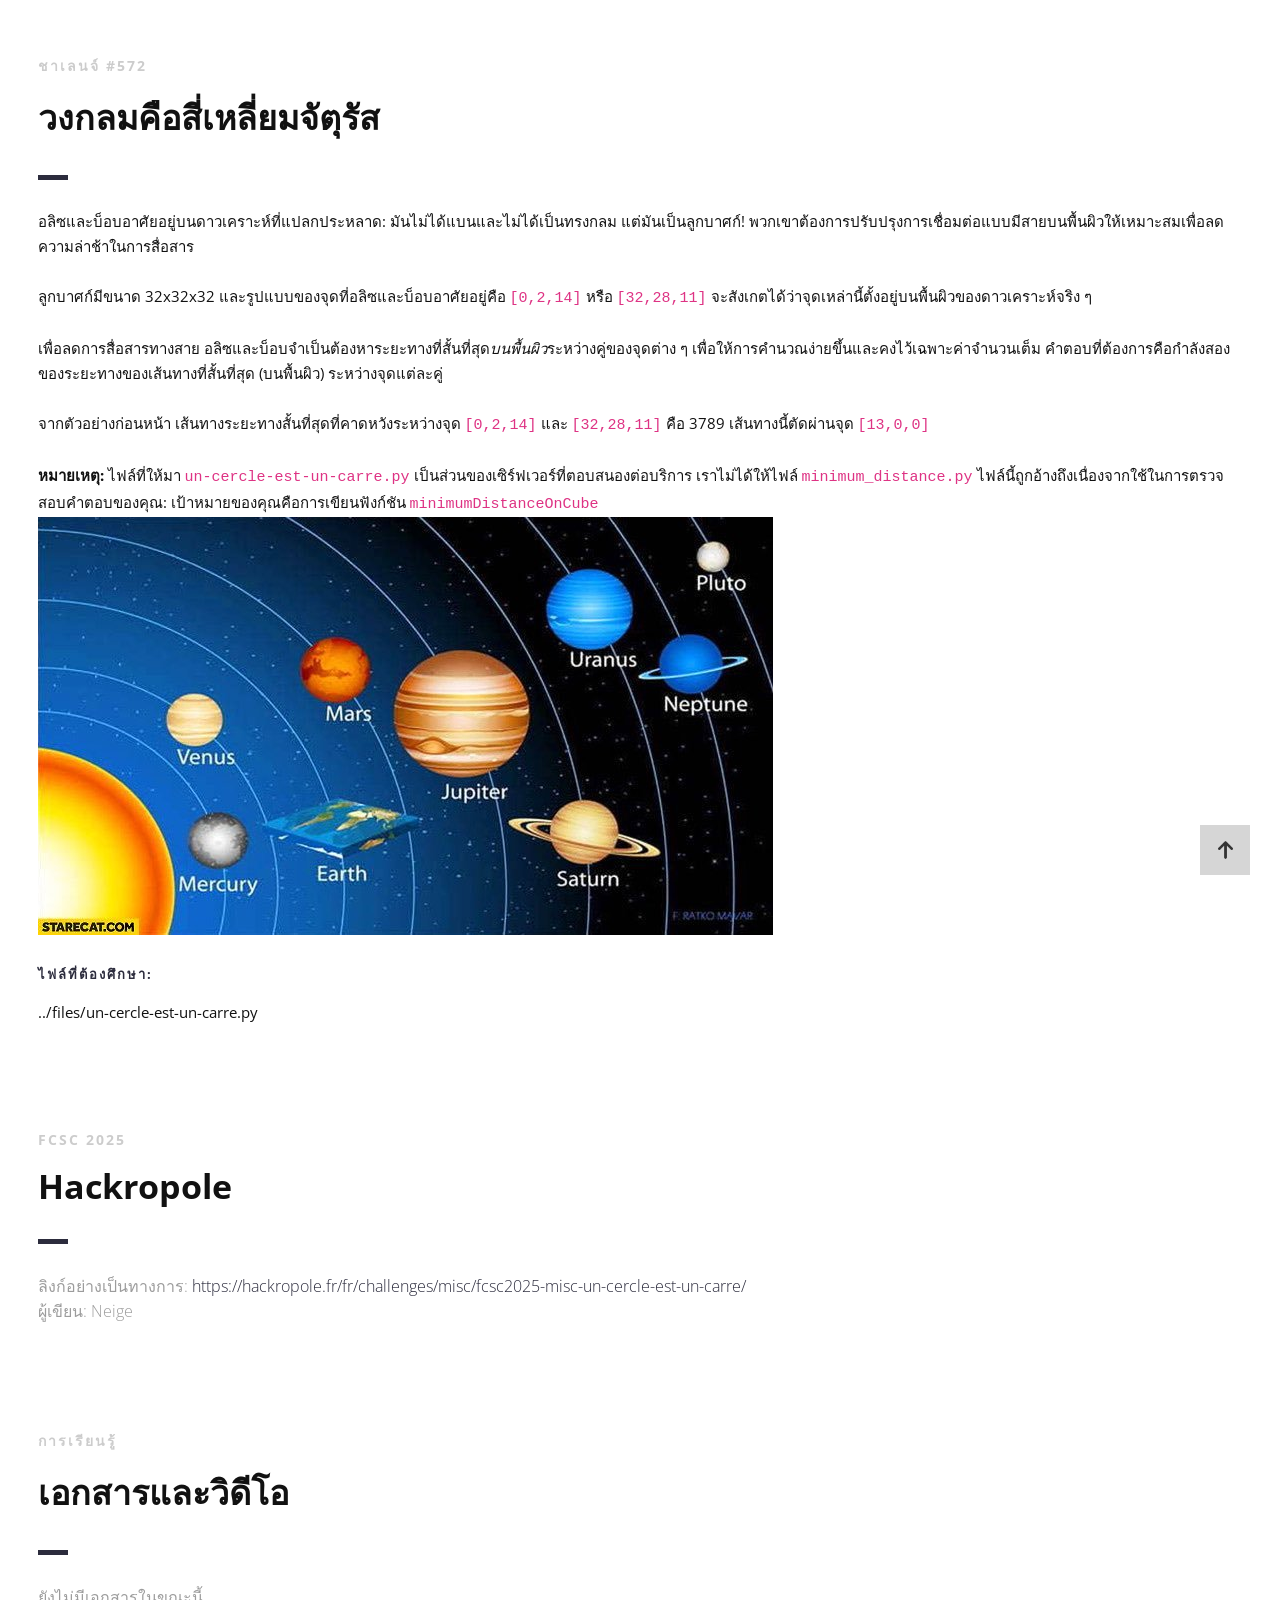
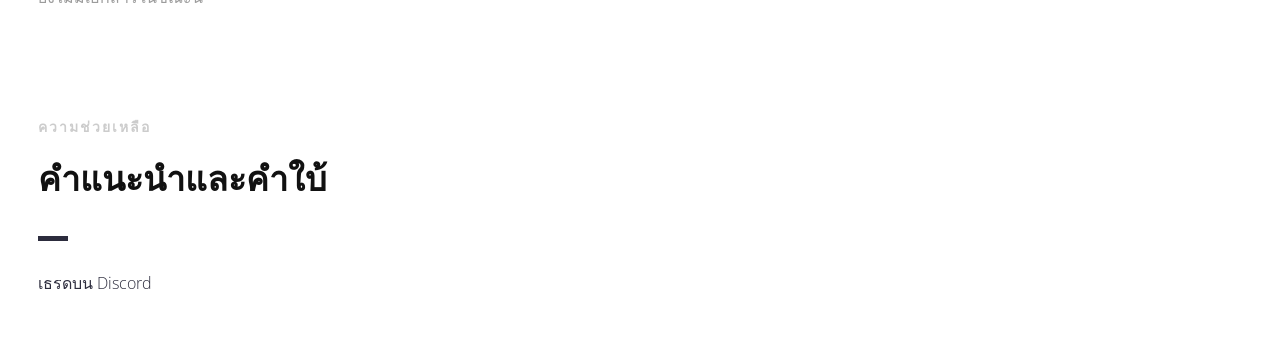
<file: presentation/index_th.html>
<!DOCTYPE html>
<html lang="th">

<head lang="th">
    <meta charset="UTF-8">
    <!--Page Title-->
    <title>Hack-Oeil - CTF ของ Cyrhades</title>
    <!--Meta Keywords and Description-->
    <meta name="keywords" content="">
    <meta name="description" content="">
    <meta name="viewport" content="width=device-width, initial-scale=1.0, user-scalable=no" />
    <link rel="shortcut icon" href="./assets/images/favicon.ico" title="Favicon" />
    <link rel="stylesheet" href="./assets/css/style.css">
    <link href='https://fonts.googleapis.com/css?family=Open+Sans:400,300,600,700,800' rel='stylesheet' type='text/css'>
    <script src="./assets/js/highlight.min.js"></script>
    <script>
        document.addEventListener('DOMContentLoaded', () => {
            // Vérifie si la fenêtre est dans une iframe
            if (window.self !== window.top) {
                document.querySelectorAll('a').forEach((link) => {
                    link.addEventListener('click', (event) => {
                        const a = event.target.closest('a[href^="http"]');
                        if (a) {
                            event.preventDefault();
                            window.parent.postMessage({
                                type: "open-external",
                                url: a.href
                            }, "*");
                        }
                    });
                });
            }
            // Active la coloration syntaxique :
            if (window.hljs) {
                hljs.highlightAll();
            } else {
                console.error("Highlight.js non chargé !");
            }
        });
    </script>
</head>

<body>

    <div id="wrapper">
        <!--Main Content Area-->
        <main id="content">
            <!--Ctf-->
            <section class="ctf scrollto">
                <article class="row clearfix">
                    <div class="col-1">
                        <div class="section-heading">
                            <h3>ชาเลนจ์ #572</h3>
                            <h2 class="section-title">วงกลมคือสี่เหลี่ยมจัตุรัส</h2>
                            <p>
อลิซและบ็อบอาศัยอยู่บนดาวเคราะห์ที่แปลกประหลาด: มันไม่ได้แบนและไม่ได้เป็นทรงกลม แต่มันเป็นลูกบาศก์! พวกเขาต้องการปรับปรุงการเชื่อมต่อแบบมีสายบนพื้นผิวให้เหมาะสมเพื่อลดความล่าช้าในการสื่อสาร
<br /><br />
ลูกบาศก์มีขนาด 32x32x32 และรูปแบบของจุดที่อลิซและบ็อบอาศัยอยู่คือ <code>[0,2,14]</code> หรือ <code>[32,28,11]</code> จะสังเกตได้ว่าจุดเหล่านี้ตั้งอยู่บนพื้นผิวของดาวเคราะห์จริง ๆ
<br /><br />
เพื่อลดการสื่อสารทางสาย อลิซและบ็อบจำเป็นต้องหาระยะทางที่สั้นที่สุด<em>บนพื้นผิว</em>ระหว่างคู่ของจุดต่าง ๆ เพื่อให้การคำนวณง่ายขึ้นและคงไว้เฉพาะค่าจำนวนเต็ม คำตอบที่ต้องการคือกำลังสองของระยะทางของเส้นทางที่สั้นที่สุด (บนพื้นผิว) ระหว่างจุดแต่ละคู่
<br /><br />
จากตัวอย่างก่อนหน้า เส้นทางระยะทางสั้นที่สุดที่คาดหวังระหว่างจุด <code>[0,2,14]</code> และ <code>[32,28,11]</code> คือ 3789 เส้นทางนี้ตัดผ่านจุด <code>[13,0,0]</code>
<br /><br />
<strong>หมายเหตุ:</strong> ไฟล์ที่ให้มา <code>un-cercle-est-un-carre.py</code> เป็นส่วนของเซิร์ฟเวอร์ที่ตอบสนองต่อบริการ เราไม่ได้ให้ไฟล์ <code>minimum_distance.py</code> ไฟล์นี้ถูกอ้างถึงเนื่องจากใช้ในการตรวจสอบคำตอบของคุณ: เป้าหมายของคุณคือการเขียนฟังก์ชัน <code>minimumDistanceOnCube</code>
<br /><img src="./assets/images/un-cercle-est-un-carre.jpg">
                            </p>
                            <h4>ไฟล์ที่ต้องศึกษา:</h4>
                            <p>../files/un-cercle-est-un-carre.py</p>
                        </div>
                    </div>
                </article>

                <article class="row clearfix">
                    <div class="col-1">
                        <div class="section-heading">
                            <h3>FCSC 2025</h3>
                            <h2 class="section-title">Hackropole</h2>
                            <p class="section-subtitle">
                                ลิงก์อย่างเป็นทางการ:
                                <a target="_blank" href="https://hackropole.fr/fr/challenges/misc/fcsc2025-misc-un-cercle-est-un-carre/">https://hackropole.fr/fr/challenges/misc/fcsc2025-misc-un-cercle-est-un-carre/</a>
                                <br />
                                ผู้เขียน: Neige
                            </p>
                        </div>
                    </div>
                </article>

                <article class="row clearfix">
                    <div class="col-1">
                        <div class="section-heading">
                            <h3>การเรียนรู้</h3>
                            <h2 class="section-title">เอกสารและวิดีโอ</h2>
                            <p class="section-subtitle">
                                ยังไม่มีเอกสารในขณะนี้
                            </p>
                        </div>
                    </div>
                </article>

                <article class="row clearfix">
                    <div class="col-1">
                        <div class="section-heading">
                            <h3>ความช่วยเหลือ</h3>
                            <h2 class="section-title">คำแนะนำและคำใบ้</h2>
                            <p class="section-subtitle">
                                <a target="_blank"
                                    href="https://discord.com/channels/1175764392307077120/1175764601716092948">เธรดบน Discord</a>
                            </p>
                        </div>
                    </div>
                </article>
            </section>
            <!--End of Ctf-->
        </main>
        <!--End Main Content Area-->

        <a id="scrollUp" href="#wrapper" style="position: fixed; z-index: 1000;"
            aria-label="เลื่อนขึ้นไปด้านบน" title="กลับสู่ด้านบนของเว็บไซต์"></a>
    </div>
</body>

</html>
</file>
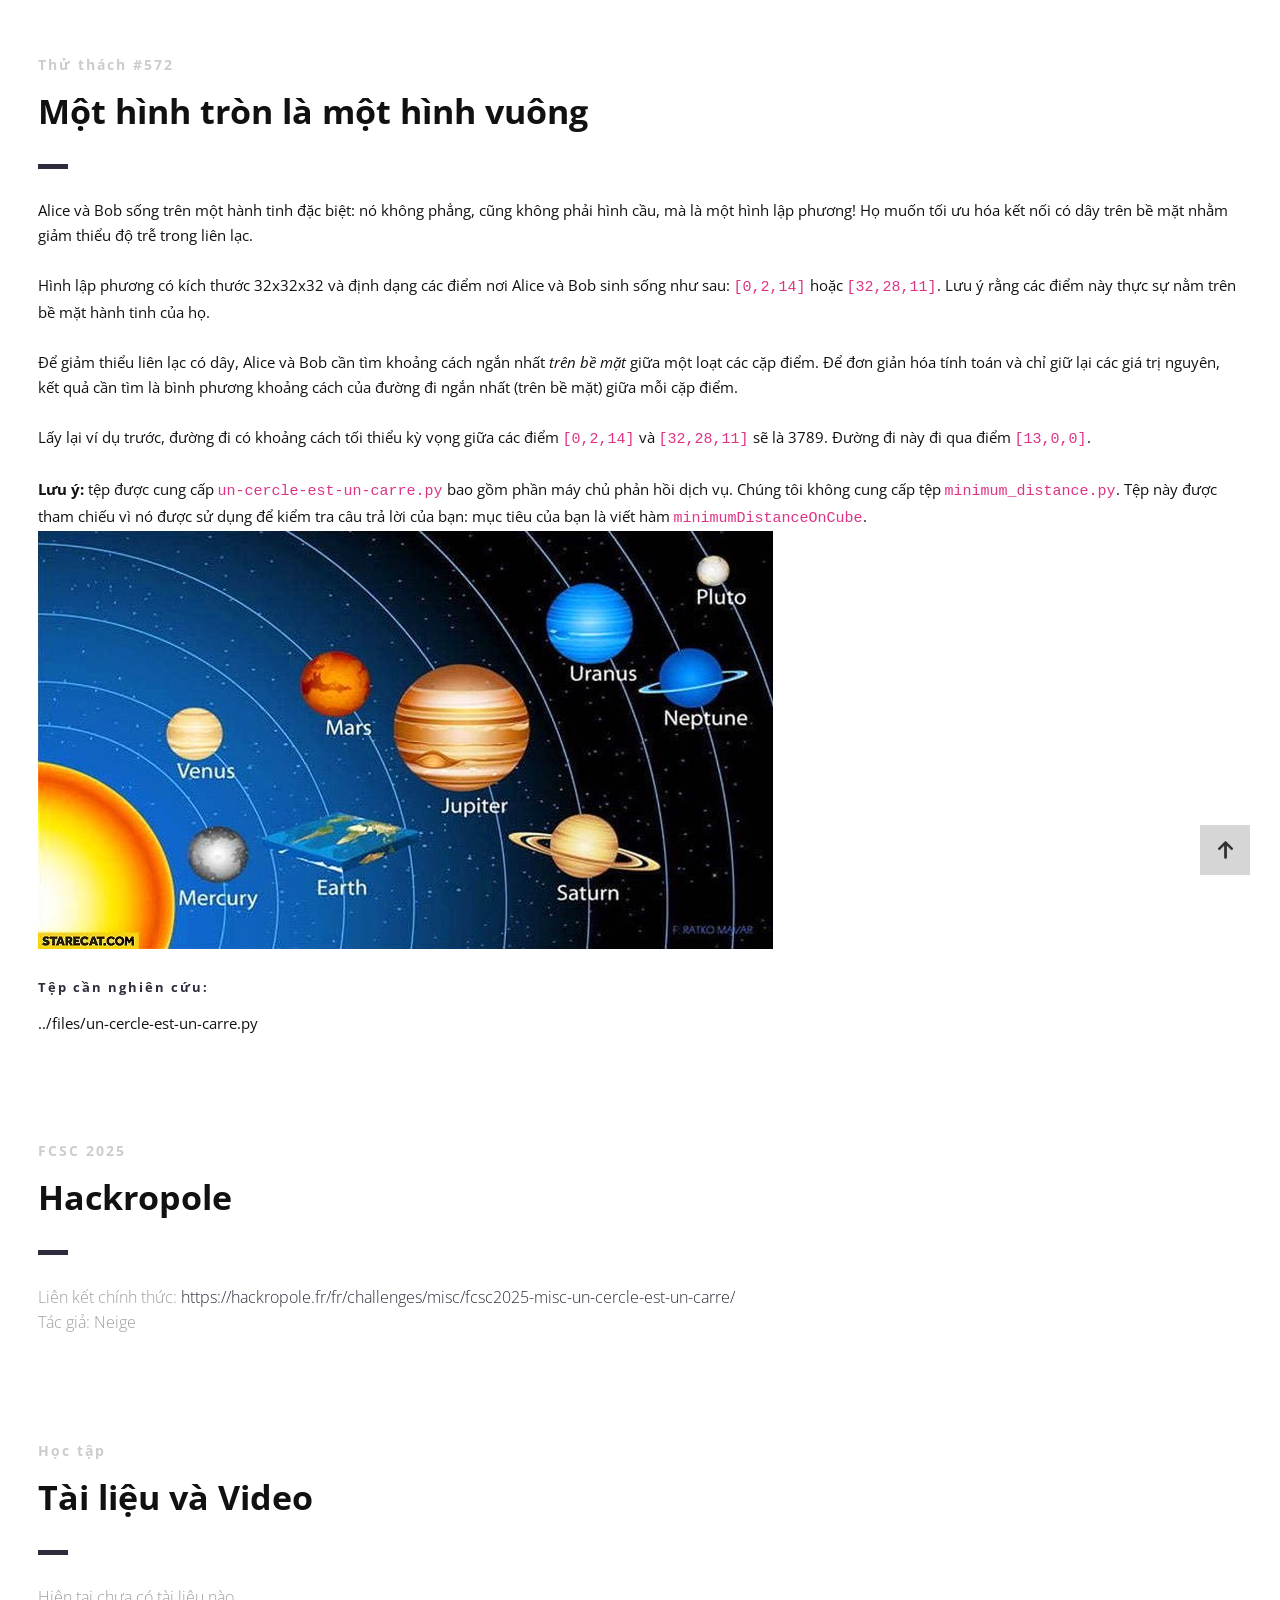
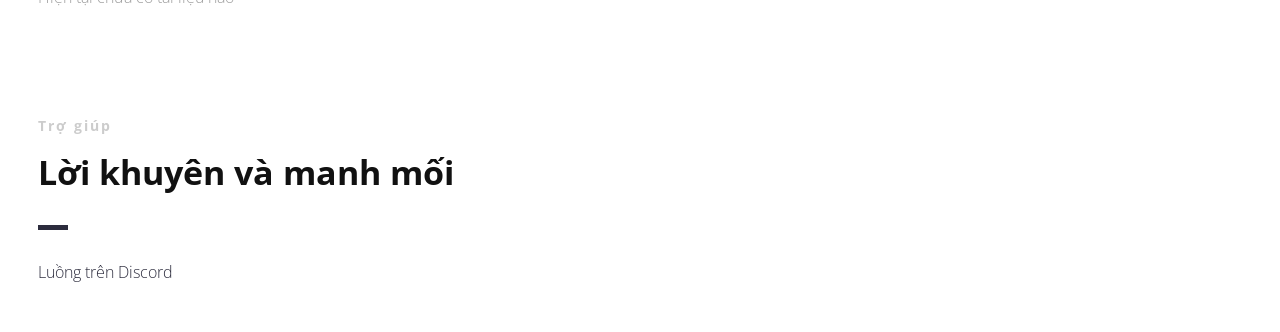
<file: presentation/index_vi.html>
<!DOCTYPE html>
<html lang="vi">

<head lang="vi">
    <meta charset="UTF-8">
    <!--Page Title-->
    <title>Hack-Oeil - Các CTF của Cyrhades</title>
    <!--Meta Keywords and Description-->
    <meta name="keywords" content="">
    <meta name="description" content="">
    <meta name="viewport" content="width=device-width, initial-scale=1.0, user-scalable=no" />
    <link rel="shortcut icon" href="./assets/images/favicon.ico" title="Favicon" />
    <link rel="stylesheet" href="./assets/css/style.css">
    <link href='https://fonts.googleapis.com/css?family=Open+Sans:400,300,600,700,800' rel='stylesheet' type='text/css'>
    <script src="./assets/js/highlight.min.js"></script>
    <script>
        document.addEventListener('DOMContentLoaded', () => {
            // Vérifie si la fenêtre est dans une iframe
            if (window.self !== window.top) {
                document.querySelectorAll('a').forEach((link) => {
                    link.addEventListener('click', (event) => {
                        const a = event.target.closest('a[href^="http"]');
                        if (a) {
                            event.preventDefault();
                            window.parent.postMessage({
                                type: "open-external",
                                url: a.href
                            }, "*");
                        }
                    });
                });
            }
            // Active la coloration syntaxique :
            if (window.hljs) {
                hljs.highlightAll();
            } else {
                console.error("Highlight.js non chargé !");
            }
        });
    </script>
</head>

<body>

    <div id="wrapper">
        <!--Main Content Area-->
        <main id="content">
            <!--Ctf-->
            <section class="ctf scrollto">
                <article class="row clearfix">
                    <div class="col-1">
                        <div class="section-heading">
                            <h3>Thử thách #572</h3>
                            <h2 class="section-title">Một hình tròn là một hình vuông</h2>
                            <p>
Alice và Bob sống trên một hành tinh đặc biệt: nó không phẳng, cũng không phải hình cầu, mà là một hình lập phương! Họ muốn tối ưu hóa kết nối có dây trên bề mặt nhằm giảm thiểu độ trễ trong liên lạc.
<br /><br />
Hình lập phương có kích thước 32x32x32 và định dạng các điểm nơi Alice và Bob sinh sống như sau: <code>[0,2,14]</code> hoặc <code>[32,28,11]</code>. Lưu ý rằng các điểm này thực sự nằm trên bề mặt hành tinh của họ.
<br /><br />
Để giảm thiểu liên lạc có dây, Alice và Bob cần tìm khoảng cách ngắn nhất <em>trên bề mặt</em> giữa một loạt các cặp điểm. Để đơn giản hóa tính toán và chỉ giữ lại các giá trị nguyên, kết quả cần tìm là bình phương khoảng cách của đường đi ngắn nhất (trên bề mặt) giữa mỗi cặp điểm.
<br /><br />
Lấy lại ví dụ trước, đường đi có khoảng cách tối thiểu kỳ vọng giữa các điểm <code>[0,2,14]</code> và <code>[32,28,11]</code> sẽ là 3789. Đường đi này đi qua điểm <code>[13,0,0]</code>.
<br /><br />
<strong>Lưu ý:</strong> tệp được cung cấp <code>un-cercle-est-un-carre.py</code> bao gồm phần máy chủ phản hồi dịch vụ. Chúng tôi không cung cấp tệp <code>minimum_distance.py</code>. Tệp này được tham chiếu vì nó được sử dụng để kiểm tra câu trả lời của bạn: mục tiêu của bạn là viết hàm <code>minimumDistanceOnCube</code>.
<br /><img src="./assets/images/un-cercle-est-un-carre.jpg">
                            </p>
                            <h4>Tệp cần nghiên cứu:</h4>
                            <p>../files/un-cercle-est-un-carre.py</p>
                        </div>
                    </div>
                </article>

                <article class="row clearfix">
                    <div class="col-1">
                        <div class="section-heading">
                            <h3>FCSC 2025</h3>
                            <h2 class="section-title">Hackropole</h2>
                            <p class="section-subtitle">
                                Liên kết chính thức:
                                <a target="_blank" href="https://hackropole.fr/fr/challenges/misc/fcsc2025-misc-un-cercle-est-un-carre/">https://hackropole.fr/fr/challenges/misc/fcsc2025-misc-un-cercle-est-un-carre/</a>
                                <br />
                                Tác giả: Neige
                            </p>
                        </div>
                    </div>
                </article>

                <article class="row clearfix">
                    <div class="col-1">
                        <div class="section-heading">
                            <h3>Học tập</h3>
                            <h2 class="section-title">Tài liệu và Video</h2>
                            <p class="section-subtitle">
                                Hiện tại chưa có tài liệu nào
                            </p>
                        </div>
                    </div>
                </article>

                <article class="row clearfix">
                    <div class="col-1">
                        <div class="section-heading">
                            <h3>Trợ giúp</h3>
                            <h2 class="section-title">Lời khuyên và manh mối</h2>
                            <p class="section-subtitle">
                                <a target="_blank"
                                    href="https://discord.com/channels/1175764392307077120/1175764601716092948">Luồng trên Discord</a>
                            </p>
                        </div>
                    </div>
                </article>
            </section>
            <!--End of Ctf-->
        </main>
        <!--End Main Content Area-->

        <a id="scrollUp" href="#wrapper" style="position: fixed; z-index: 1000;"
            aria-label="Cuộn lên đầu trang" title="Về đầu trang"></a>
    </div>
</body>

</html>
</file>
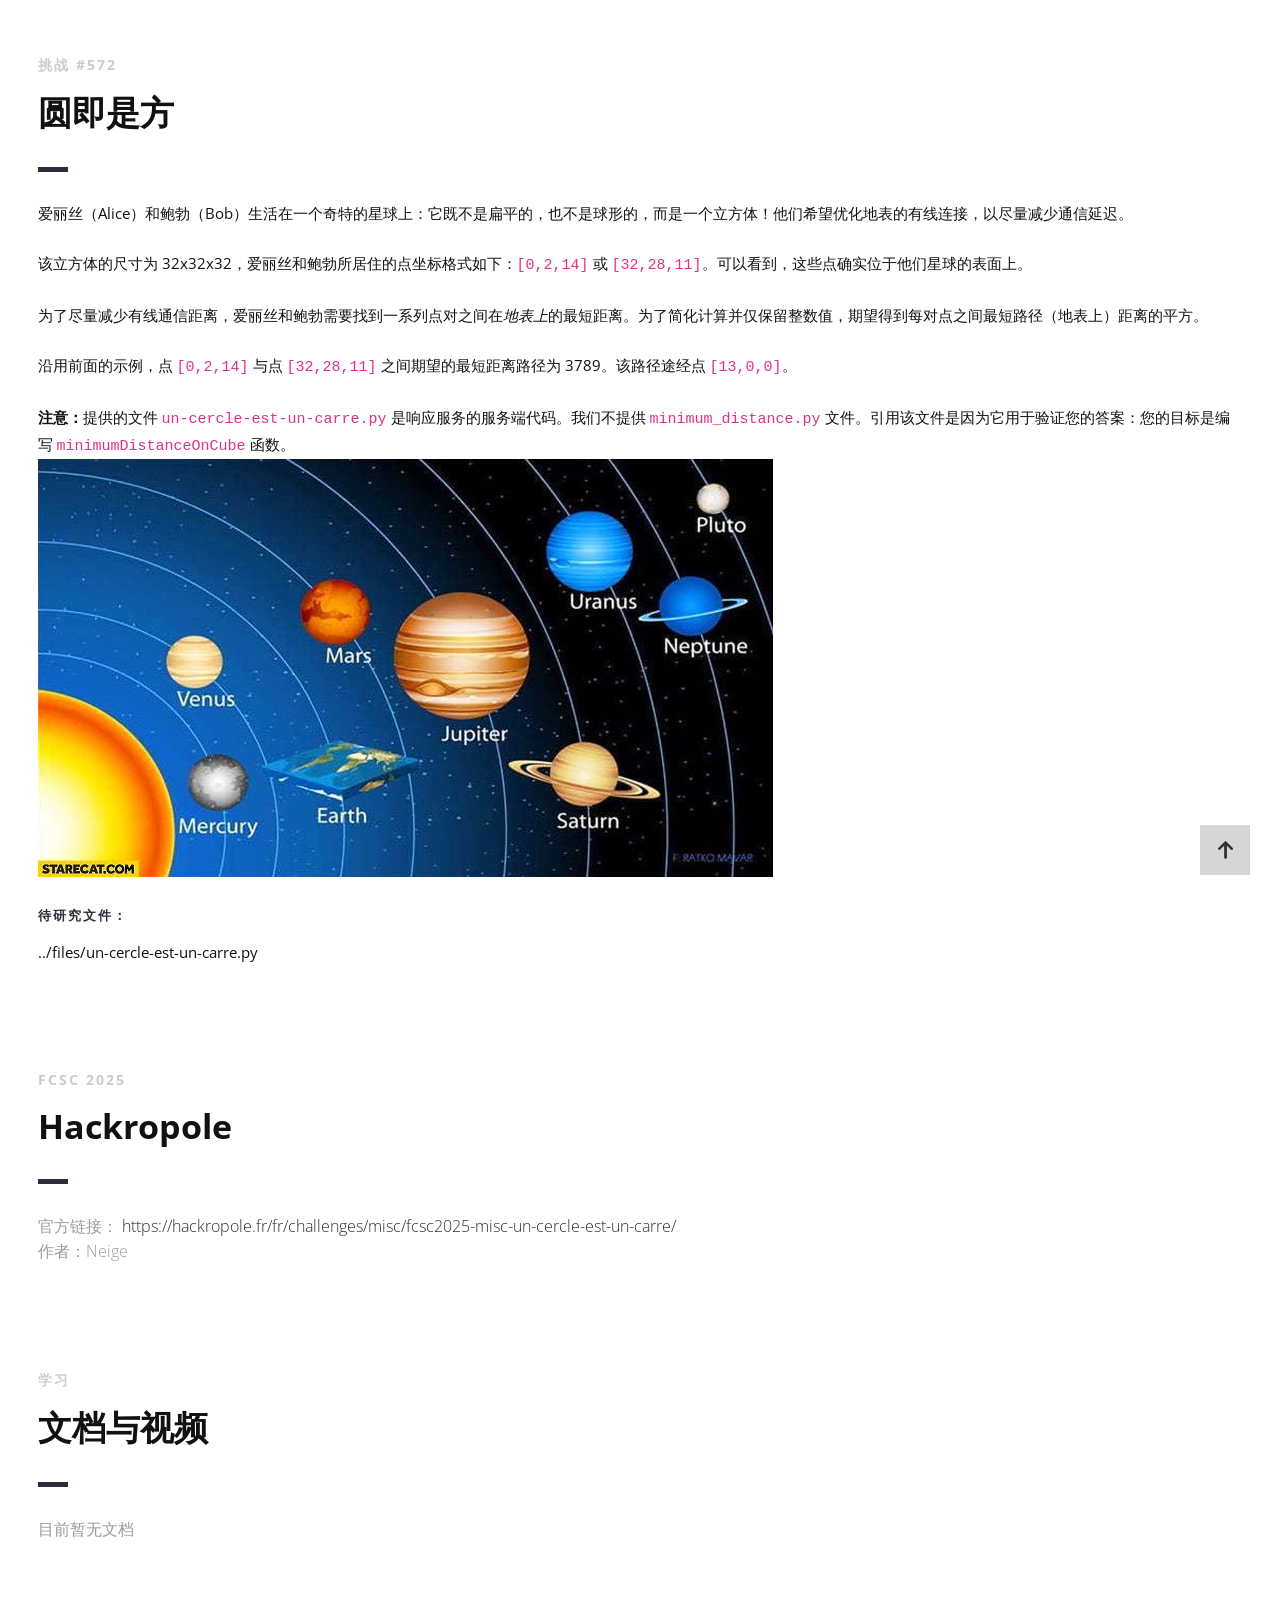
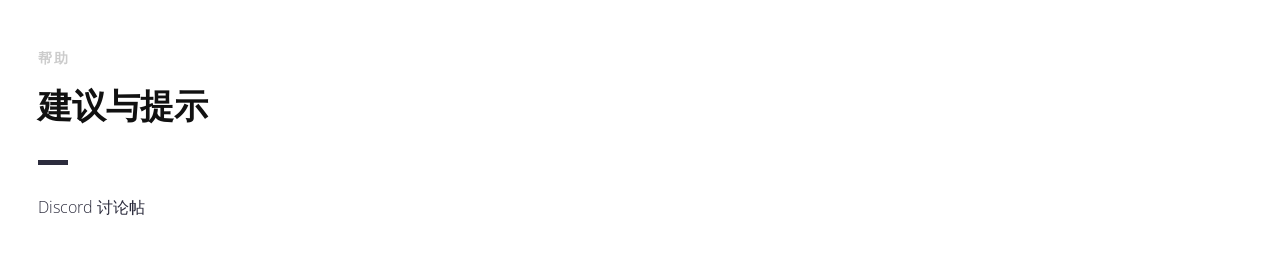
<file: presentation/index_zh.html>
<!DOCTYPE html>
<html lang="zh">

<head lang="zh">
    <meta charset="UTF-8">
    <!--Page Title-->
    <title>Hack-Oeil - Cyrhades 的 CTF</title>
    <!--Meta Keywords and Description-->
    <meta name="keywords" content="">
    <meta name="description" content="">
    <meta name="viewport" content="width=device-width, initial-scale=1.0, user-scalable=no" />
    <link rel="shortcut icon" href="./assets/images/favicon.ico" title="Favicon" />
    <link rel="stylesheet" href="./assets/css/style.css">
    <link href='https://fonts.googleapis.com/css?family=Open+Sans:400,300,600,700,800' rel='stylesheet' type='text/css'>
    <script src="./assets/js/highlight.min.js"></script>
    <script>
        document.addEventListener('DOMContentLoaded', () => {
            // Vérifie si la fenêtre est dans une iframe
            if (window.self !== window.top) {
                document.querySelectorAll('a').forEach((link) => {
                    link.addEventListener('click', (event) => {
                        const a = event.target.closest('a[href^="http"]');
                        if (a) {
                            event.preventDefault();
                            window.parent.postMessage({
                                type: "open-external",
                                url: a.href
                            }, "*");
                        }
                    });
                });
            }
            // Active la coloration syntaxique :
            if (window.hljs) {
                hljs.highlightAll();
            } else {
                console.error("Highlight.js non chargé !");
            }
        });
    </script>
</head>

<body>

    <div id="wrapper">
        <!--Main Content Area-->
        <main id="content">
            <!--Ctf-->
            <section class="ctf scrollto">
                <article class="row clearfix">
                    <div class="col-1">
                        <div class="section-heading">
                            <h3>挑战 #572</h3>
                            <h2 class="section-title">圆即是方</h2>
                            <p>
爱丽丝（Alice）和鲍勃（Bob）生活在一个奇特的星球上：它既不是扁平的，也不是球形的，而是一个立方体！他们希望优化地表的有线连接，以尽量减少通信延迟。
<br /><br />
该立方体的尺寸为 32x32x32，爱丽丝和鲍勃所居住的点坐标格式如下：<code>[0,2,14]</code> 或 <code>[32,28,11]</code>。可以看到，这些点确实位于他们星球的表面上。
<br /><br />
为了尽量减少有线通信距离，爱丽丝和鲍勃需要找到一系列点对之间在<em>地表上</em>的最短距离。为了简化计算并仅保留整数值，期望得到每对点之间最短路径（地表上）距离的平方。
<br /><br />
沿用前面的示例，点 <code>[0,2,14]</code> 与点 <code>[32,28,11]</code> 之间期望的最短距离路径为 3789。该路径途经点 <code>[13,0,0]</code>。
<br /><br />
<strong>注意：</strong>提供的文件 <code>un-cercle-est-un-carre.py</code> 是响应服务的服务端代码。我们不提供 <code>minimum_distance.py</code> 文件。引用该文件是因为它用于验证您的答案：您的目标是编写 <code>minimumDistanceOnCube</code> 函数。
<br /><img src="./assets/images/un-cercle-est-un-carre.jpg">
                            </p>
                            <h4>待研究文件：</h4>
                            <p>../files/un-cercle-est-un-carre.py</p>
                        </div>
                    </div>
                </article>

                <article class="row clearfix">
                    <div class="col-1">
                        <div class="section-heading">
                            <h3>FCSC 2025</h3>
                            <h2 class="section-title">Hackropole</h2>
                            <p class="section-subtitle">
                                官方链接：
                                <a target="_blank" href="https://hackropole.fr/fr/challenges/misc/fcsc2025-misc-un-cercle-est-un-carre/">https://hackropole.fr/fr/challenges/misc/fcsc2025-misc-un-cercle-est-un-carre/</a>
                                <br />
                                作者：Neige
                            </p>
                        </div>
                    </div>
                </article>

                <article class="row clearfix">
                    <div class="col-1">
                        <div class="section-heading">
                            <h3>学习</h3>
                            <h2 class="section-title">文档与视频</h2>
                            <p class="section-subtitle">
                                目前暂无文档
                            </p>
                        </div>
                    </div>
                </article>

                <article class="row clearfix">
                    <div class="col-1">
                        <div class="section-heading">
                            <h3>帮助</h3>
                            <h2 class="section-title">建议与提示</h2>
                            <p class="section-subtitle">
                                <a target="_blank"
                                    href="https://discord.com/channels/1175764392307077120/1175764601716092948">Discord 讨论帖</a>
                            </p>
                        </div>
                    </div>
                </article>
            </section>
            <!--End of Ctf-->
        </main>
        <!--End Main Content Area-->

        <a id="scrollUp" href="#wrapper" style="position: fixed; z-index: 1000;"
            aria-label="返回页面顶部" title="返回顶部"></a>
    </div>
</body>

</html>
</file>
<file: presentation/assets/css/style.css>
*,
*:before,
*:after {
    -webkit-box-sizing: border-box;
    -moz-box-sizing: border-box;
    box-sizing: border-box;
}

body,
div,
dl,
dt,
dd,
ul,
ol,
li,
h1,
h2,
h3,
h4,
h5,
h6,
pre,
form,
blockquote,
th,
td {
    margin: 0;
    padding: 0;
    direction: ltr;
}

body {
    margin: 0;
    padding: 0;
    -webkit-font-smoothing: antialiased;
    overflow-x: hidden;
}

p {
    line-height: 25px;
}

code:not([class*="language"]) {
    color: #DE3384;
}

pre {
    width: 600px;
    max-width: 100%;
    overflow-x: auto;
    white-space: pre;
    background: #eee;
    padding: 10px;
    border-radius: 8px;
}

.row img {
    height: auto;
    max-width: 100%;
}

a {
    text-decoration: none;
    line-height: inherit;
    -webkit-transition: opacity 0.3s ease-out;
    -moz-transition: opacity 0.3s ease-out;
    -o-transition: opacity 0.3s ease-out;
    transition: opacity 0.3s ease-out;
}

iframe {
    border: 0 !important;
}

section {
    clear: both;
    overflow: hidden;
}

.row {
    max-width: 1245px;
    margin: 0 auto;
    padding: 25px 0 0 0;
    position: relative;
}

.no-padding-bottom .row,
.no-padding-bottom div,
.no-padding-bottom.row {
    padding-bottom: 0;
}

.no-padding-top.row,
.no-padding-top div {
    padding-top: 0;
}

.big-padding-top {
    padding-top: 75px !important;
}

.big-padding-bottom {
    padding-bottom: 85px !important;
}

[class*='col-'] {
    float: left;
    padding: 20px;
}

.clearfix:after {
    content: "";
    display: table;
    clear: both;
}

h1 {
    padding: 20px 0;
}

h2 {
    padding: 14px 0;
}

h3 {
    padding: 10px 0;
}

h4 {
    padding: 7px 0;
}

h5 {
    padding: 7px 0;
}

h6 {
    padding: 7px 0;
}

.text-left {
    text-align: left;
}

.text-center {
    text-align: center;
}

.text-right {
    text-align: right;
}

.section-heading {
    padding: 0 0 15px 0;
}

.section-subtitle {
    font-size: 18px;
    padding-top: 0;
}

.section-heading h3 {
    font-size: 14px;
    font-weight: bold;
    color: #ccc;
    letter-spacing: 2px;
    padding-bottom: 0;
}

.section-heading h4 {
    font-size: 13px;
    font-weight: bold;
    color: #2C2C3D;
    letter-spacing: 2px;
    padding-bottom: 0;
}

#scrollUp {
    bottom: 15px;
    right: 30px;
    width: 50px;
    height: 50px;
    margin-bottom: 10px;
    padding: 0 5px 20px 5px;
    background: #ccc;
    background-size: 30%;
    background-repeat: no-repeat;
    background-image: url('../images/arrow-up.png');
    background-position: center;
    -webkit-transition: margin-bottom 150ms linear;
    -moz-transition: margin-bottom 150ms linear;
    -o-transition: margin-bottom 150ms linear;
    transition: margin-bottom 150ms linear;
    opacity: 0.8;
}

#scrollUp:hover {
    margin-bottom: 25px;
}

.section-subtitle img {
    height: 32px;
    width: auto;
    vertical-align: middle;
}

.section-subtitle img.capture {
    width: 100%;
    height: auto;
    vertical-align: middle;
}

body {
    background: #fff;
}

a,
.la-ball-triangle-path {
    color: #2C2C3D;
}

a:hover,
#header.nav-solid nav a:hover {
    color: #2C2C3D;
}

.icon i {
    color: #2C2C3D;
}

#banner .section-heading:before,
.testimonial.classic footer:before {
    background: #2C2C3D;
}

.pricing-block-content:hover {
    border-color: #2C2C3D;
}

#header nav a,
#header i {
    color: #111;
}

#header.nav-solid,
#header.nav-solid a,
#header.nav-solid i,
#nav-mobile ul li a {
    color: #333;
}

#header.nav-solid .active {
    color: #2C2C3D;
    border-color: #2C2C3D;
}

.primary-color,
.featured .pricing {
    background-color: #2C2C3D;
}

.primary-color,
.primary-color .section-title,
.primary-color .section-subtitle,
.featured .pricing,
.featured .pricing p {
    color: #fff;
}

.section-heading h2:after {
    background: #2C2C3D;
    content: "";
    display: block;
    width: 30px;
    height: 5px;
    margin-top: 30px;
}

.text-center .section-heading h2:after {
    margin: 30px auto 25px auto;
}

.primary-color .icon i,
.primary-color i {
    color: #fff;
}

.secondary-color {
    background-color: #f5f5f5;
}

#banner {
    background: url("../images/banner-image-1.jpg") no-repeat center top;
    background-size: cover;
}

body {
    font-family: 'Open Sans', sans-serif, Arial, Helvetica;
    font-size: 15px;
    font-weight: normal;
    color: #111;
}

#banner h1 {
    font-family: 'Open Sans', sans-serif, Arial, Helvetica;
    font-size: 62px;
    line-height: 60px;
    font-weight: 800;
    color: #111;
}

#banner h2 {
    font-family: 'Open Sans', sans-serif, Arial, Helvetica;
    font-size: 18px;
    font-weight: 300;
    color: #111;
}

.section-title {
    font-family: 'Open Sans', sans-serif, Arial, Helvetica;
    font-size: 34px;
    font-weight: 700;
    color: #111;
}

.section-subtitle {
    font-family: 'Open Sans', sans-serif, Arial, Helvetica;
    font-size: 16px;
    font-weight: 300;
    color: #9c9c9c;
}

.testimonial q {
    font-family: 'Open Sans', sans-serif, Arial, Helvetica;
    font-size: 17px;
    font-weight: 300;
}

.testimonial.classic q,
.testimonial.classic footer {
    color: #111;
}

h1 {
    font-family: 'Open Sans', sans-serif, Arial, Helvetica;
    font-size: 40px;
    font-weight: 300;
    color: #111;
}

h2 {
    font-family: 'Open Sans', sans-serif, Arial, Helvetica;
    font-size: 34px;
    font-weight: 300;
    color: #111;
}

h3 {
    font-family: 'Open Sans', sans-serif, Arial, Helvetica;
    font-size: 30px;
    font-weight: 700;
    color: #111;
}

h4 {
    font-family: 'Open Sans', sans-serif, Arial, Helvetica;
    font-size: 18px;
    font-weight: 400;
    color: #111;
}

h5 {
    font-family: 'Open Sans', sans-serif, Arial, Helvetica;
    font-size: 16px;
    font-weight: 400;
    color: #111;
}

h6 {
    font-family: 'Open Sans', sans-serif, Arial, Helvetica;
    font-size: 14px;
    font-weight: 400;
    color: #111;
}

.button,
input[type="submit"] {
    font-family: 'Open Sans', sans-serif, Arial, Helvetica;
    font-size: 14px;
    font-weight: bold;
    color: #111;
}

.button,
input[type="submit"] {
    border-color: #111;
}

.button:hover,
input[type="submit"]:hover {
    border-color: #2C2C3D;
    color: #2C2C3D;
}

#banner .button {
    font-family: 'Open Sans', sans-serif, Arial, Helvetica;
    font-size: 16px;
    color: #111;
}

#banner .button {
    border-color: #111;
}

#banner .button:hover {
    color: #2C2C3D;
    border-color: #2C2C3D;
}

#landing-footer,
#landing-footer p,
#landing-footer a {
    font-family: 'Open Sans', sans-serif, Arial, Helvetica;
    font-size: 12px;
    font-weight: normal;
    color: #999;
}

#landing-footer i {
    color: #999;
}

/* RTL Support for Arabic */
html[dir="rtl"] body,
html[dir="rtl"] div,
html[dir="rtl"] dl,
html[dir="rtl"] dt,
html[dir="rtl"] dd,
html[dir="rtl"] ul,
html[dir="rtl"] ol,
html[dir="rtl"] li,
html[dir="rtl"] h1,
html[dir="rtl"] h2,
html[dir="rtl"] h3,
html[dir="rtl"] h4,
html[dir="rtl"] h5,
html[dir="rtl"] h6,
html[dir="rtl"] pre,
html[dir="rtl"] form,
html[dir="rtl"] blockquote,
html[dir="rtl"] th,
html[dir="rtl"] td,
html[dir="rtl"] p,
html[dir="rtl"] a {
    direction: rtl !important;
    text-align: right !important;
}
html[dir="rtl"] [class*='col-'] {
    float: right;
}
</file>
